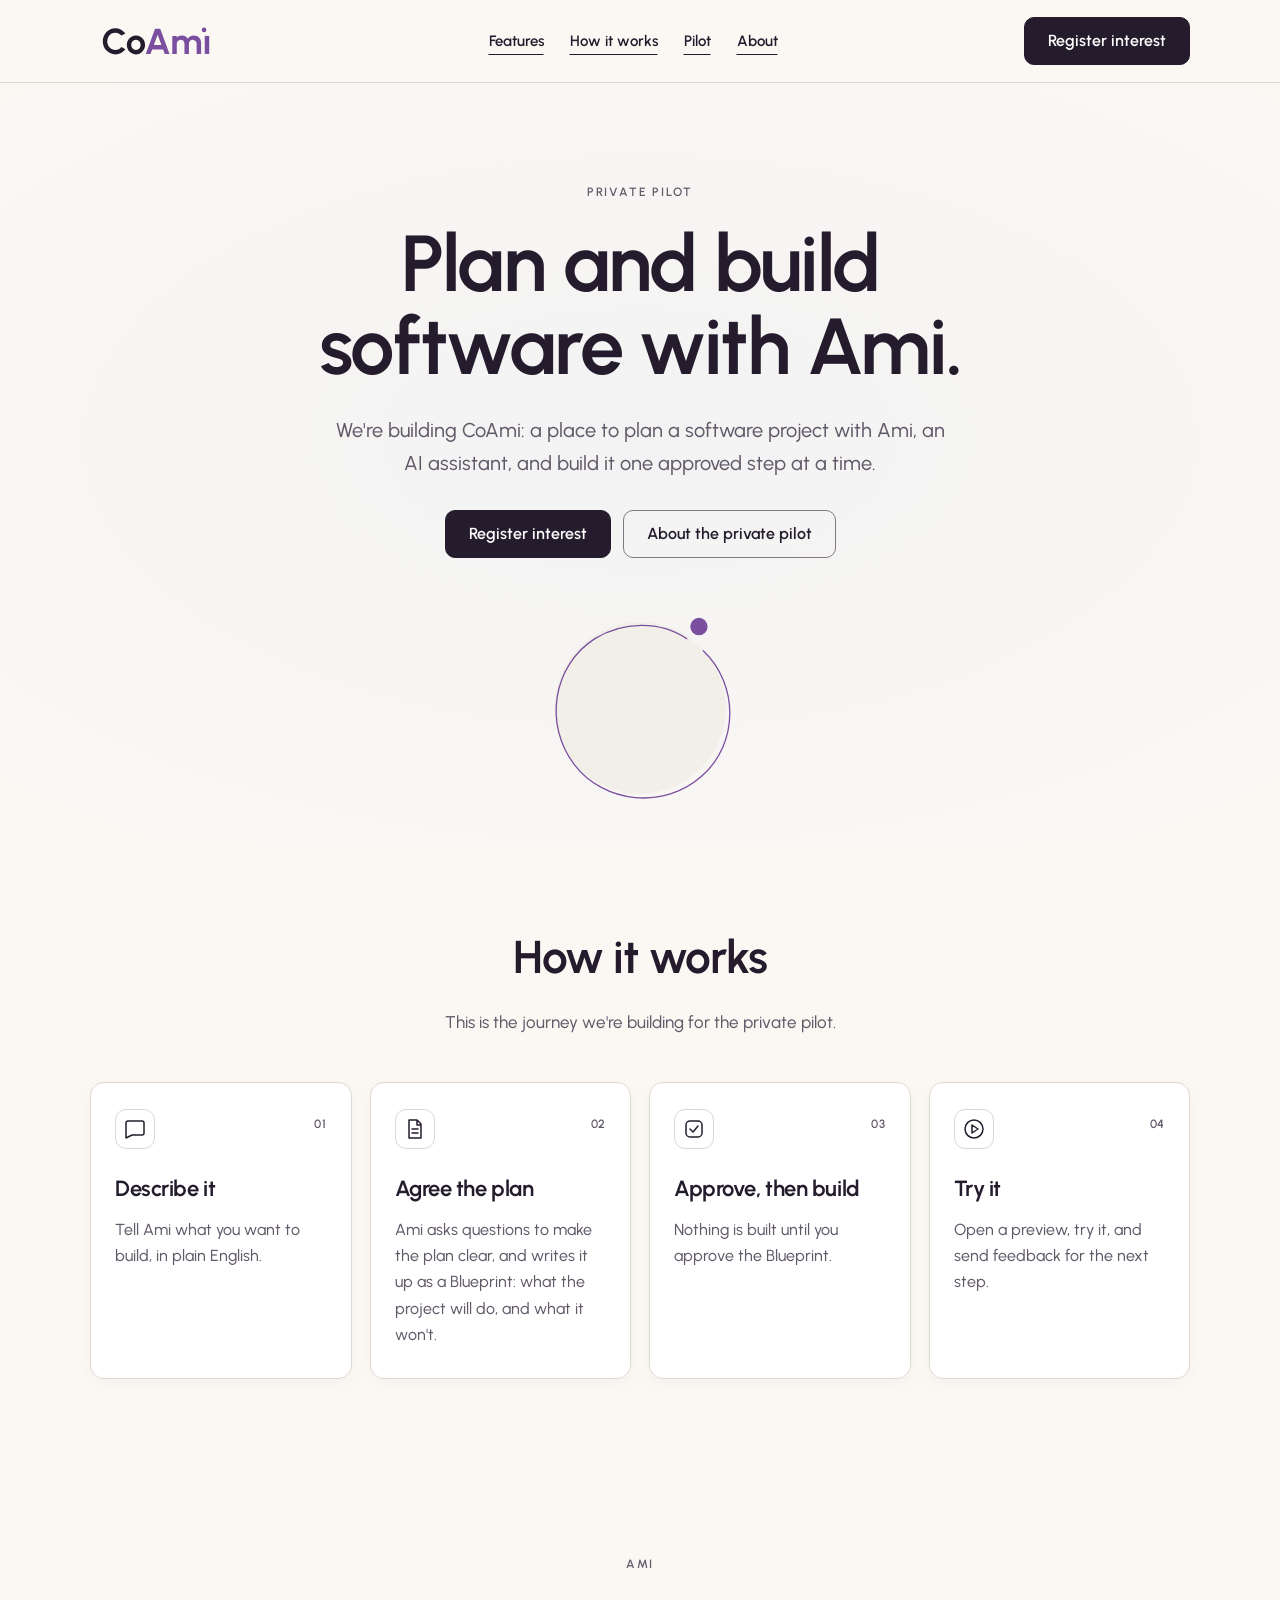
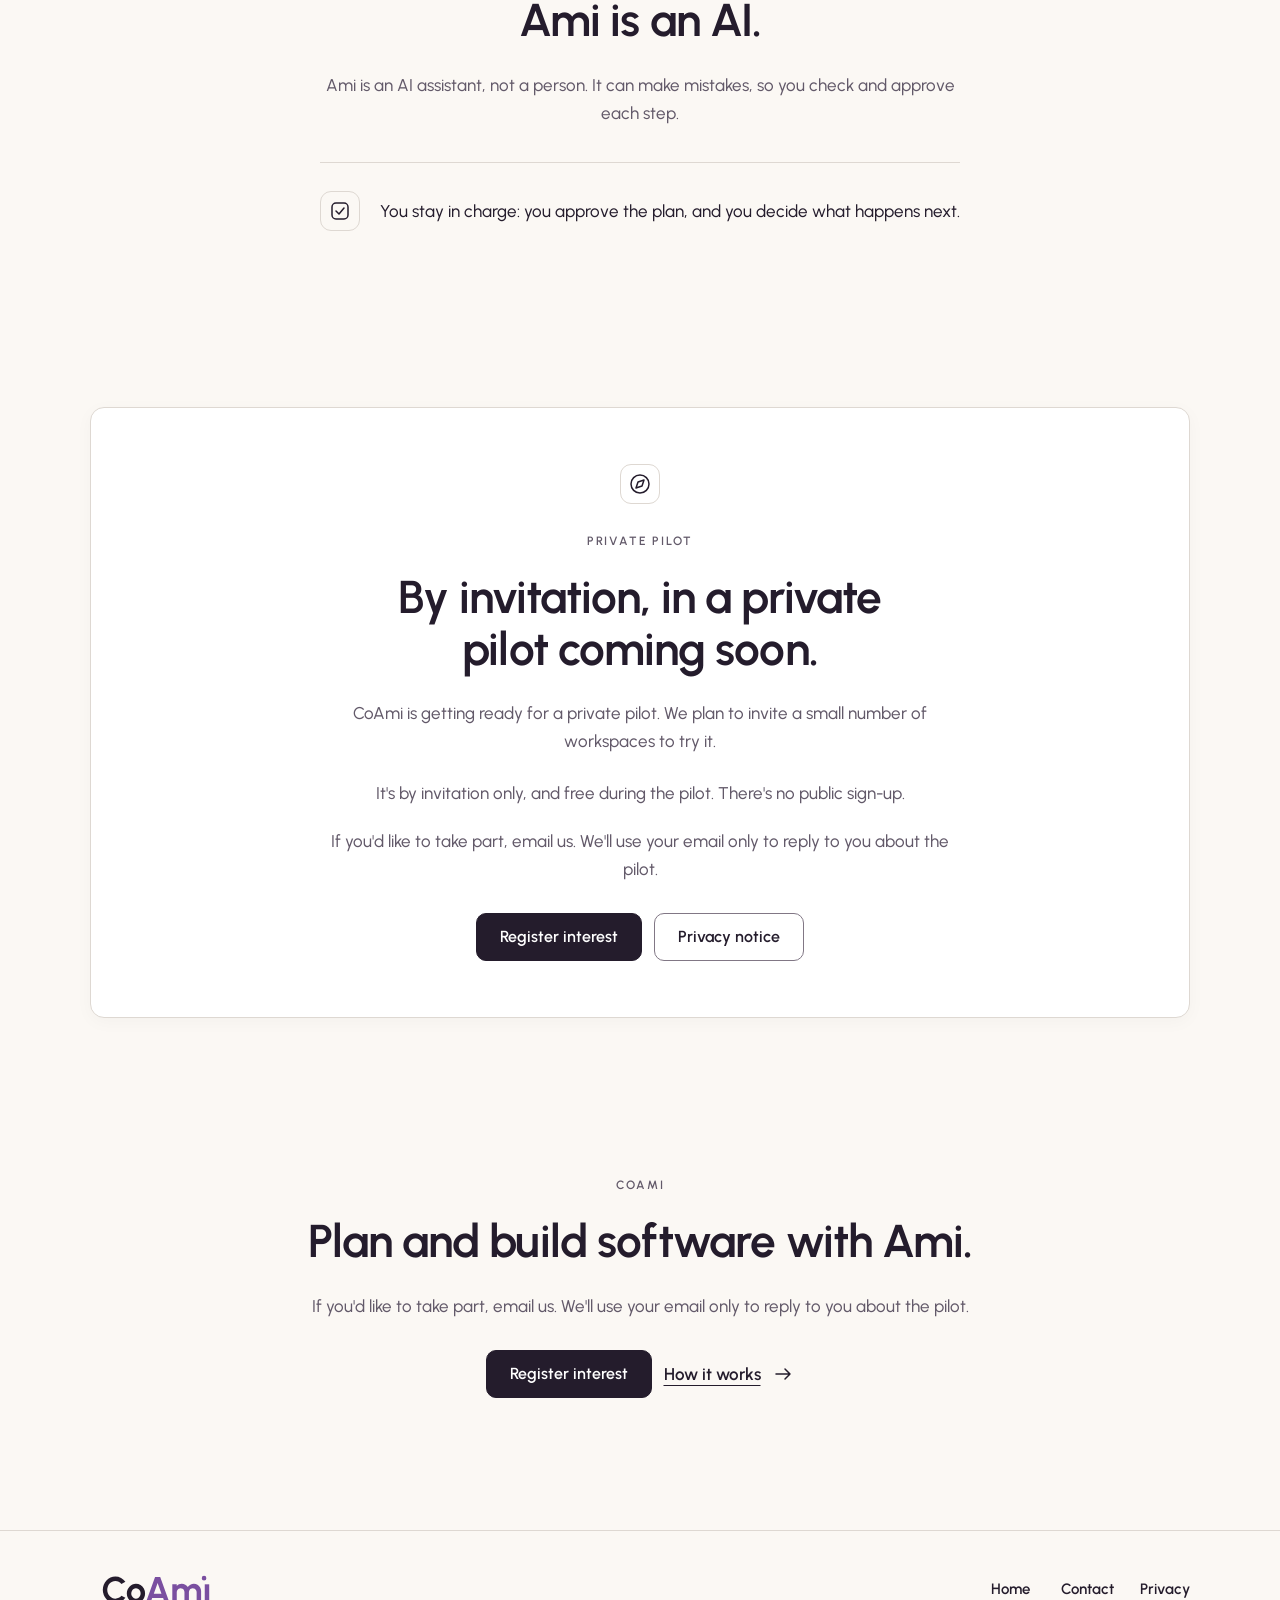
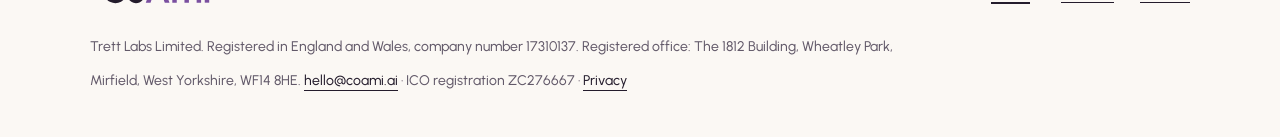
<file: index.html>
<!doctype html>
<html lang="en-GB">
<head>
<meta charset="utf-8">
<meta name="viewport" content="width=device-width, initial-scale=1">
<meta http-equiv="Content-Security-Policy" content="default-src 'self'; img-src 'self' data:; style-src 'self'; font-src 'self'; script-src 'none'; object-src 'none'; base-uri 'none'; form-action 'none'">
<meta name="referrer" content="no-referrer">
<title>CoAmi: plan and build software with Ami</title>
<meta name="description" content="We're building CoAmi: a place to plan a software project with Ami, an AI assistant, and build it one approved step at a time.">
<link rel="icon" href="favicon.ico" sizes="48x48">
<link rel="icon" href="coami-icon.svg" type="image/svg+xml">
<link rel="apple-touch-icon" href="apple-touch-icon.png">
<link rel="stylesheet" href="style.css">
</head>
<body>
<a class="skip" href="#main">Skip to content</a>
<header class="site"><div class="bar">
<a class="brand" href="index.html" aria-label="CoAmi home"><img class="brand-light" src="img/coami-logo.svg" alt="CoAmi"><img class="brand-dark" src="img/coami-logo-light-on-dark.svg" alt="CoAmi"></a>
<nav aria-label="Main"><a href="features.html">Features</a><a href="how-it-works.html">How it works</a><a href="pilot.html">Pilot</a><a href="about.html">About</a></nav>
<a class="btn" href="mailto:hello@coami.ai?subject=CoAmi%20pilot">Register interest</a>
</div></header>
<main id="main" tabindex="-1">
<section class="hero" aria-labelledby="home-h"><div class="wrap"><div class="hero-copy"><p class="eyebrow">Private pilot</p><h1 id="home-h">Plan and build software with Ami.</h1><p class="hero-description">We're building CoAmi: a place to plan a software project with Ami, an AI assistant, and build it one approved step at a time.</p><div class="actions"><a class="btn" href="mailto:hello@coami.ai?subject=CoAmi%20pilot">Register interest</a><a class="btn line" href="pilot.html">About the private pilot</a></div></div><div class="ring-enter"><svg class="enso" viewBox="0 0 240 240" aria-hidden="true" focusable="false"><circle class="enso-fill" cx="120" cy="120" r="99"/><circle class="enso-dot" cx="188" cy="26" r="10"/><path class="enso-line" d="M174 40C143 19 100 20 68 40C19 71 9 139 44 185C78 230 148 238 192 198C234 160 234 93 193 54"/></svg></div></div></section><section id="how" aria-labelledby="how-h"><div class="wrap"><div class="section-intro"><h2 id="how-h">How it works</h2><p>This is the journey we're building for the private pilot.</p></div><ol class="steps"><li class="card reveal"><span class="icon-tile"><svg class="line-icon" viewBox="0 0 24 24" aria-hidden="true" focusable="false"><path d="M5 4h14a2 2 0 0 1 2 2v10a2 2 0 0 1-2 2H9l-6 3V6a2 2 0 0 1 2-2Z"/></svg></span><span class="step-number">01</span><h3>Describe it</h3><p>Tell Ami what you want to build, in plain English.</p></li><li class="card reveal"><span class="icon-tile"><svg class="line-icon" viewBox="0 0 24 24" aria-hidden="true" focusable="false"><path d="M6 3h8l4 4v14H6Z M14 3v5h4 M9 12h6 M9 16h6"/></svg></span><span class="step-number">02</span><h3>Agree the plan</h3><p>Ami asks questions to make the plan clear, and writes it up as a Blueprint: what the project will do, and what it won't.</p></li><li class="card reveal"><span class="icon-tile"><svg class="line-icon" viewBox="0 0 24 24" aria-hidden="true" focusable="false"><rect x="4" y="4" width="16" height="16" rx="4"/><path d="m8 12 3 3 5-6"/></svg></span><span class="step-number">03</span><h3>Approve, then build</h3><p>Nothing is built until you approve the Blueprint.</p></li><li class="card reveal"><span class="icon-tile"><svg class="line-icon" viewBox="0 0 24 24" aria-hidden="true" focusable="false"><circle cx="12" cy="12" r="9"/><path d="m10 8 6 4-6 4Z"/></svg></span><span class="step-number">04</span><h3>Try it</h3><p>Open a preview, try it, and send feedback for the next step.</p></li></ol></div></section><section id="ami" aria-labelledby="ami-h" class="reveal"><div class="wrap"><div class="section-intro"><p class="eyebrow">Ami</p><h2 id="ami-h">Ami is an AI.</h2><p>Ami is an AI assistant, not a person. It can make mistakes, so you check and approve each step.</p></div><div class="statement"><span class="icon-tile"><svg class="line-icon" viewBox="0 0 24 24" aria-hidden="true" focusable="false"><rect x="4" y="4" width="16" height="16" rx="4"/><path d="m8 12 3 3 5-6"/></svg></span><p>You stay in charge: you approve the plan, and you decide what happens next.</p></div></div></section><section id="pilot" aria-labelledby="pilot-h" class="reveal"><div class="wrap"><div class="pilot-card"><span class="icon-tile"><svg class="line-icon" viewBox="0 0 24 24" aria-hidden="true" focusable="false"><circle cx="12" cy="12" r="9"/><path d="m16 8-2 6-6 2 2-6Z"/></svg></span><div class="section-intro"><p class="eyebrow">Private pilot</p><h2 id="pilot-h">By invitation, in a private pilot coming soon.</h2><p>CoAmi is getting ready for a private pilot. We plan to invite a small number of workspaces to try it.</p></div><div class="reading"><p>It's by invitation only, and free during the pilot. There's no public sign-up.</p><p>If you'd like to take part, email us. We'll use your email only to reply to you about the pilot.</p><div class="actions"><a class="btn" href="mailto:hello@coami.ai?subject=CoAmi%20pilot">Register interest</a><a class="btn line" href="privacy.html">Privacy notice</a></div></div></div></div></section><section class="closing reveal"><div class="wrap"><div class="section-intro"><p class="eyebrow">CoAmi</p><h2 id="closing-h">Plan and build software with Ami.</h2><p>If you'd like to take part, email us. We'll use your email only to reply to you about the pilot.</p></div><div class="actions"><a class="btn" href="mailto:hello@coami.ai?subject=CoAmi%20pilot">Register interest</a><a class="text-link" href="how-it-works.html">How it works<svg class="line-icon" viewBox="0 0 24 24" aria-hidden="true" focusable="false"><path d="M5 12h14 m-5-5 5 5-5 5"/></svg></a></div></div></section>
</main>
<div class="footer-band">
<div class="wrap footer-top"><a class="brand" href="index.html" aria-label="CoAmi home"><img class="brand-light" src="img/coami-logo.svg" alt="CoAmi"><img class="brand-dark" src="img/coami-logo-light-on-dark.svg" alt="CoAmi"></a><nav aria-label="Footer"><a href="index.html" aria-current="page">Home</a><a href="contact.html">Contact</a><a href="privacy.html">Privacy</a></nav></div>
<footer class="site"><div class="wrap">
<p>Trett Labs Limited. Registered in England and Wales, company number 17310137. Registered office: The 1812 Building, Wheatley Park, Mirfield, West Yorkshire, WF14 8HE. <a href="mailto:hello@coami.ai">hello@coami.ai</a> · ICO registration ZC276667 · <a href="privacy.html">Privacy</a></p>
</div></footer>
</div>
</body>
</html>
</file>
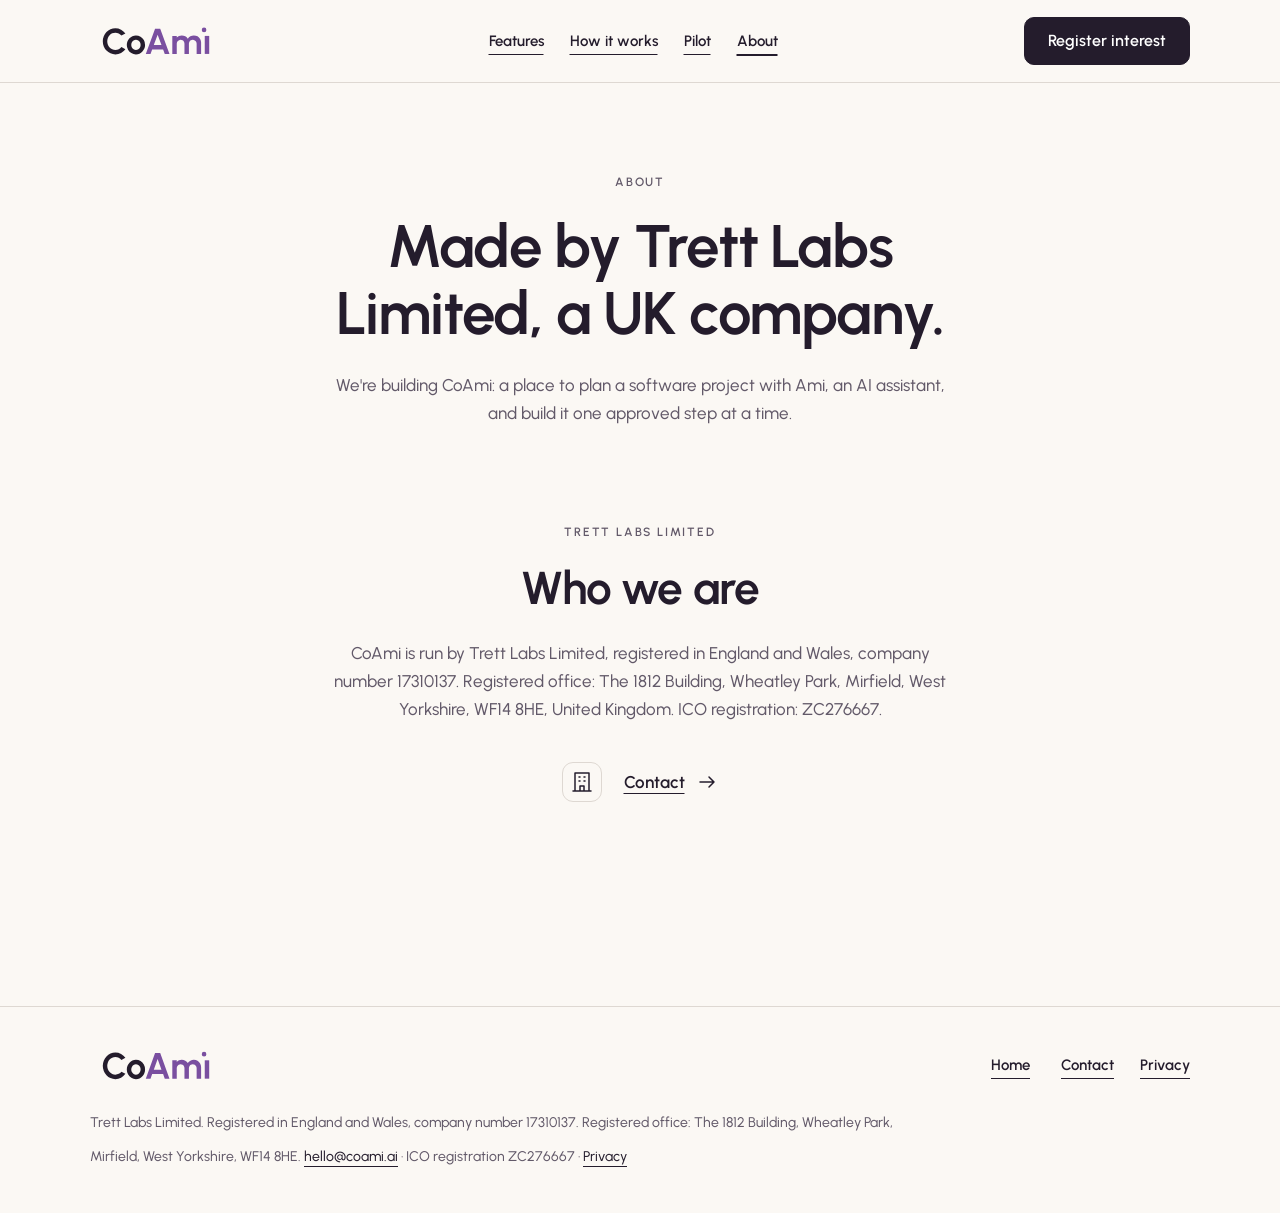
<file: about.html>
<!doctype html>
<html lang="en-GB">
<head>
<meta charset="utf-8">
<meta name="viewport" content="width=device-width, initial-scale=1">
<meta http-equiv="Content-Security-Policy" content="default-src 'self'; img-src 'self' data:; style-src 'self'; font-src 'self'; script-src 'none'; object-src 'none'; base-uri 'none'; form-action 'none'">
<meta name="referrer" content="no-referrer">
<title>About | CoAmi</title>
<meta name="description" content="We're building CoAmi: a place to plan a software project with Ami, an AI assistant, and build it one approved step at a time.">
<link rel="icon" href="favicon.ico" sizes="48x48">
<link rel="icon" href="coami-icon.svg" type="image/svg+xml">
<link rel="apple-touch-icon" href="apple-touch-icon.png">
<link rel="stylesheet" href="style.css">
</head>
<body>
<a class="skip" href="#main">Skip to content</a>
<header class="site"><div class="bar">
<a class="brand" href="index.html" aria-label="CoAmi home"><img class="brand-light" src="img/coami-logo.svg" alt="CoAmi"><img class="brand-dark" src="img/coami-logo-light-on-dark.svg" alt="CoAmi"></a>
<nav aria-label="Main"><a href="features.html">Features</a><a href="how-it-works.html">How it works</a><a href="pilot.html">Pilot</a><a href="about.html" aria-current="page">About</a></nav>
<a class="btn" href="mailto:hello@coami.ai?subject=CoAmi%20pilot">Register interest</a>
</div></header>
<main id="main" tabindex="-1">
<section class="page-intro" aria-labelledby="about-h"><div class="wrap"><div class="section-intro"><p class="eyebrow">About</p><h1 id="about-h">Made by Trett Labs Limited, a UK company.</h1><p>We're building CoAmi: a place to plan a software project with Ami, an AI assistant, and build it one approved step at a time.</p></div></div></section><section aria-labelledby="company-h" class="reveal"><div class="wrap"><div class="section-intro"><p class="eyebrow">Trett Labs Limited</p><h2 id="company-h">Who we are</h2><p>CoAmi is run by Trett Labs Limited, registered in England and Wales, company number 17310137. Registered office: The 1812 Building, Wheatley Park, Mirfield, West Yorkshire, WF14 8HE, United Kingdom. ICO registration: ZC276667.</p></div><div class="company-mark"><span class="icon-tile"><svg class="line-icon" viewBox="0 0 24 24" aria-hidden="true" focusable="false"><path d="M5 21V3h14v18 M3 21h18 M9 7h1 M14 7h1 M9 11h1 M14 11h1 M10 21v-5h4v5"/></svg></span><a class="text-link" href="contact.html">Contact<svg class="line-icon" viewBox="0 0 24 24" aria-hidden="true" focusable="false"><path d="M5 12h14 m-5-5 5 5-5 5"/></svg></a></div></div></section>
</main>
<div class="footer-band">
<div class="wrap footer-top"><a class="brand" href="index.html" aria-label="CoAmi home"><img class="brand-light" src="img/coami-logo.svg" alt="CoAmi"><img class="brand-dark" src="img/coami-logo-light-on-dark.svg" alt="CoAmi"></a><nav aria-label="Footer"><a href="index.html">Home</a><a href="contact.html">Contact</a><a href="privacy.html">Privacy</a></nav></div>
<footer class="site"><div class="wrap">
<p>Trett Labs Limited. Registered in England and Wales, company number 17310137. Registered office: The 1812 Building, Wheatley Park, Mirfield, West Yorkshire, WF14 8HE. <a href="mailto:hello@coami.ai">hello@coami.ai</a> · ICO registration ZC276667 · <a href="privacy.html">Privacy</a></p>
</div></footer>
</div>
</body>
</html>
</file>
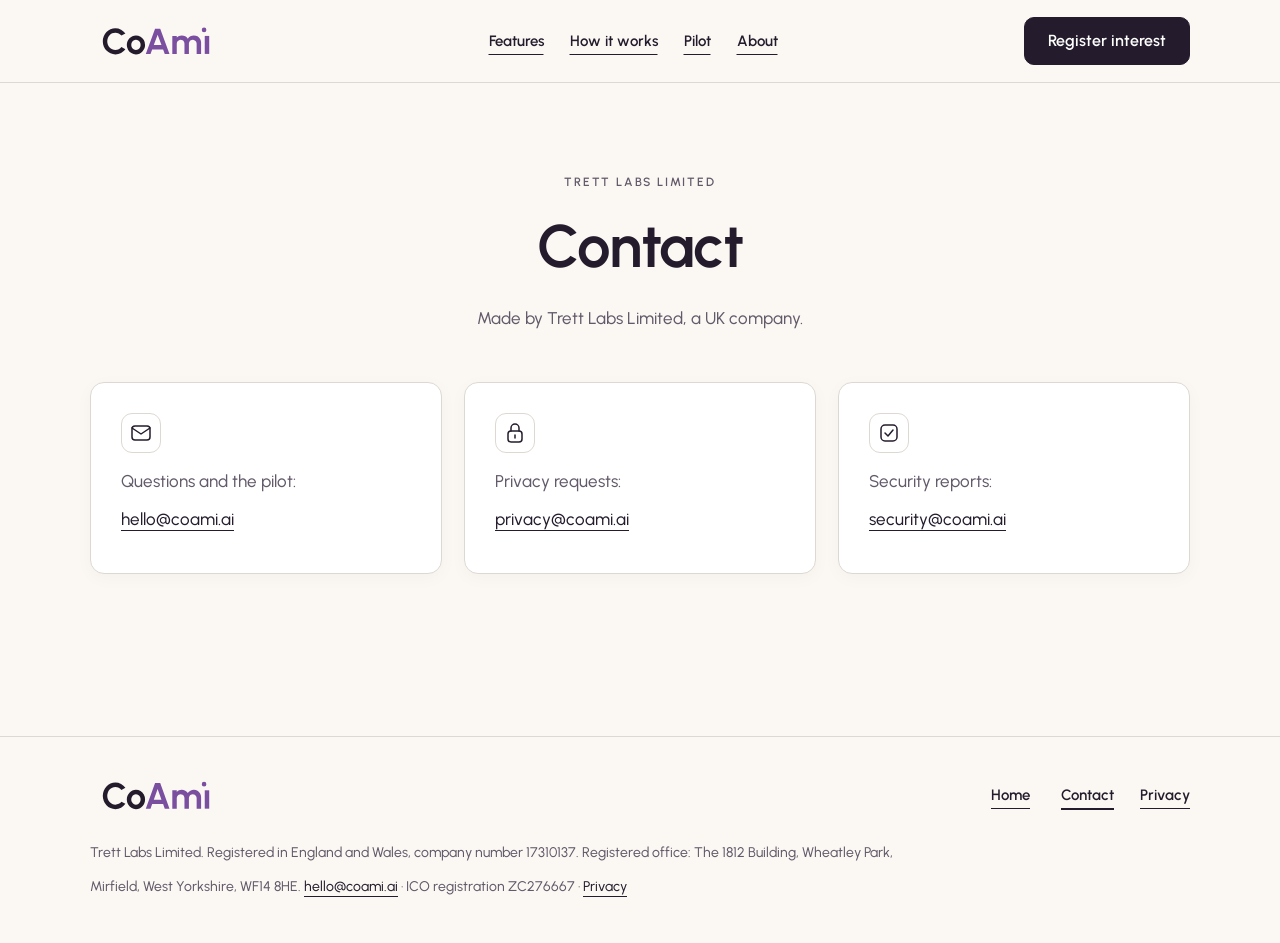
<file: contact.html>
<!doctype html>
<html lang="en-GB">
<head>
<meta charset="utf-8">
<meta name="viewport" content="width=device-width, initial-scale=1">
<meta http-equiv="Content-Security-Policy" content="default-src 'self'; img-src 'self' data:; style-src 'self'; font-src 'self'; script-src 'none'; object-src 'none'; base-uri 'none'; form-action 'none'">
<meta name="referrer" content="no-referrer">
<title>Contact | CoAmi</title>
<meta name="description" content="We're building CoAmi: a place to plan a software project with Ami, an AI assistant, and build it one approved step at a time.">
<link rel="icon" href="favicon.ico" sizes="48x48">
<link rel="icon" href="coami-icon.svg" type="image/svg+xml">
<link rel="apple-touch-icon" href="apple-touch-icon.png">
<link rel="stylesheet" href="style.css">
</head>
<body>
<a class="skip" href="#main">Skip to content</a>
<header class="site"><div class="bar">
<a class="brand" href="index.html" aria-label="CoAmi home"><img class="brand-light" src="img/coami-logo.svg" alt="CoAmi"><img class="brand-dark" src="img/coami-logo-light-on-dark.svg" alt="CoAmi"></a>
<nav aria-label="Main"><a href="features.html">Features</a><a href="how-it-works.html">How it works</a><a href="pilot.html">Pilot</a><a href="about.html">About</a></nav>
<a class="btn" href="mailto:hello@coami.ai?subject=CoAmi%20pilot">Register interest</a>
</div></header>
<main id="main" tabindex="-1">
<section class="page-intro" aria-labelledby="contact-h"><div class="wrap"><div class="section-intro"><p class="eyebrow">Trett Labs Limited</p><h1 id="contact-h">Contact</h1><p>Made by Trett Labs Limited, a UK company.</p></div><ul class="contact-grid"><li class="card contact-card reveal"><span class="icon-tile"><svg class="line-icon" viewBox="0 0 24 24" aria-hidden="true" focusable="false"><rect x="3" y="5" width="18" height="14" rx="3"/><path d="m3 7 9 6 9-6"/></svg></span><p>Questions and the pilot: <a href="mailto:hello@coami.ai">hello@coami.ai</a></p></li><li class="card contact-card reveal"><span class="icon-tile"><svg class="line-icon" viewBox="0 0 24 24" aria-hidden="true" focusable="false"><rect x="5" y="10" width="14" height="11" rx="3"/><path d="M8 10V7a4 4 0 0 1 8 0v3 M12 14v3"/></svg></span><p>Privacy requests: <a href="mailto:privacy@coami.ai">privacy@coami.ai</a></p></li><li class="card contact-card reveal"><span class="icon-tile"><svg class="line-icon" viewBox="0 0 24 24" aria-hidden="true" focusable="false"><rect x="4" y="4" width="16" height="16" rx="4"/><path d="m8 12 3 3 5-6"/></svg></span><p>Security reports: <a href="mailto:security@coami.ai">security@coami.ai</a></p></li></ul></div></section>
</main>
<div class="footer-band">
<div class="wrap footer-top"><a class="brand" href="index.html" aria-label="CoAmi home"><img class="brand-light" src="img/coami-logo.svg" alt="CoAmi"><img class="brand-dark" src="img/coami-logo-light-on-dark.svg" alt="CoAmi"></a><nav aria-label="Footer"><a href="index.html">Home</a><a href="contact.html" aria-current="page">Contact</a><a href="privacy.html">Privacy</a></nav></div>
<footer class="site"><div class="wrap">
<p>Trett Labs Limited. Registered in England and Wales, company number 17310137. Registered office: The 1812 Building, Wheatley Park, Mirfield, West Yorkshire, WF14 8HE. <a href="mailto:hello@coami.ai">hello@coami.ai</a> · ICO registration ZC276667 · <a href="privacy.html">Privacy</a></p>
</div></footer>
</div>
</body>
</html>
</file>
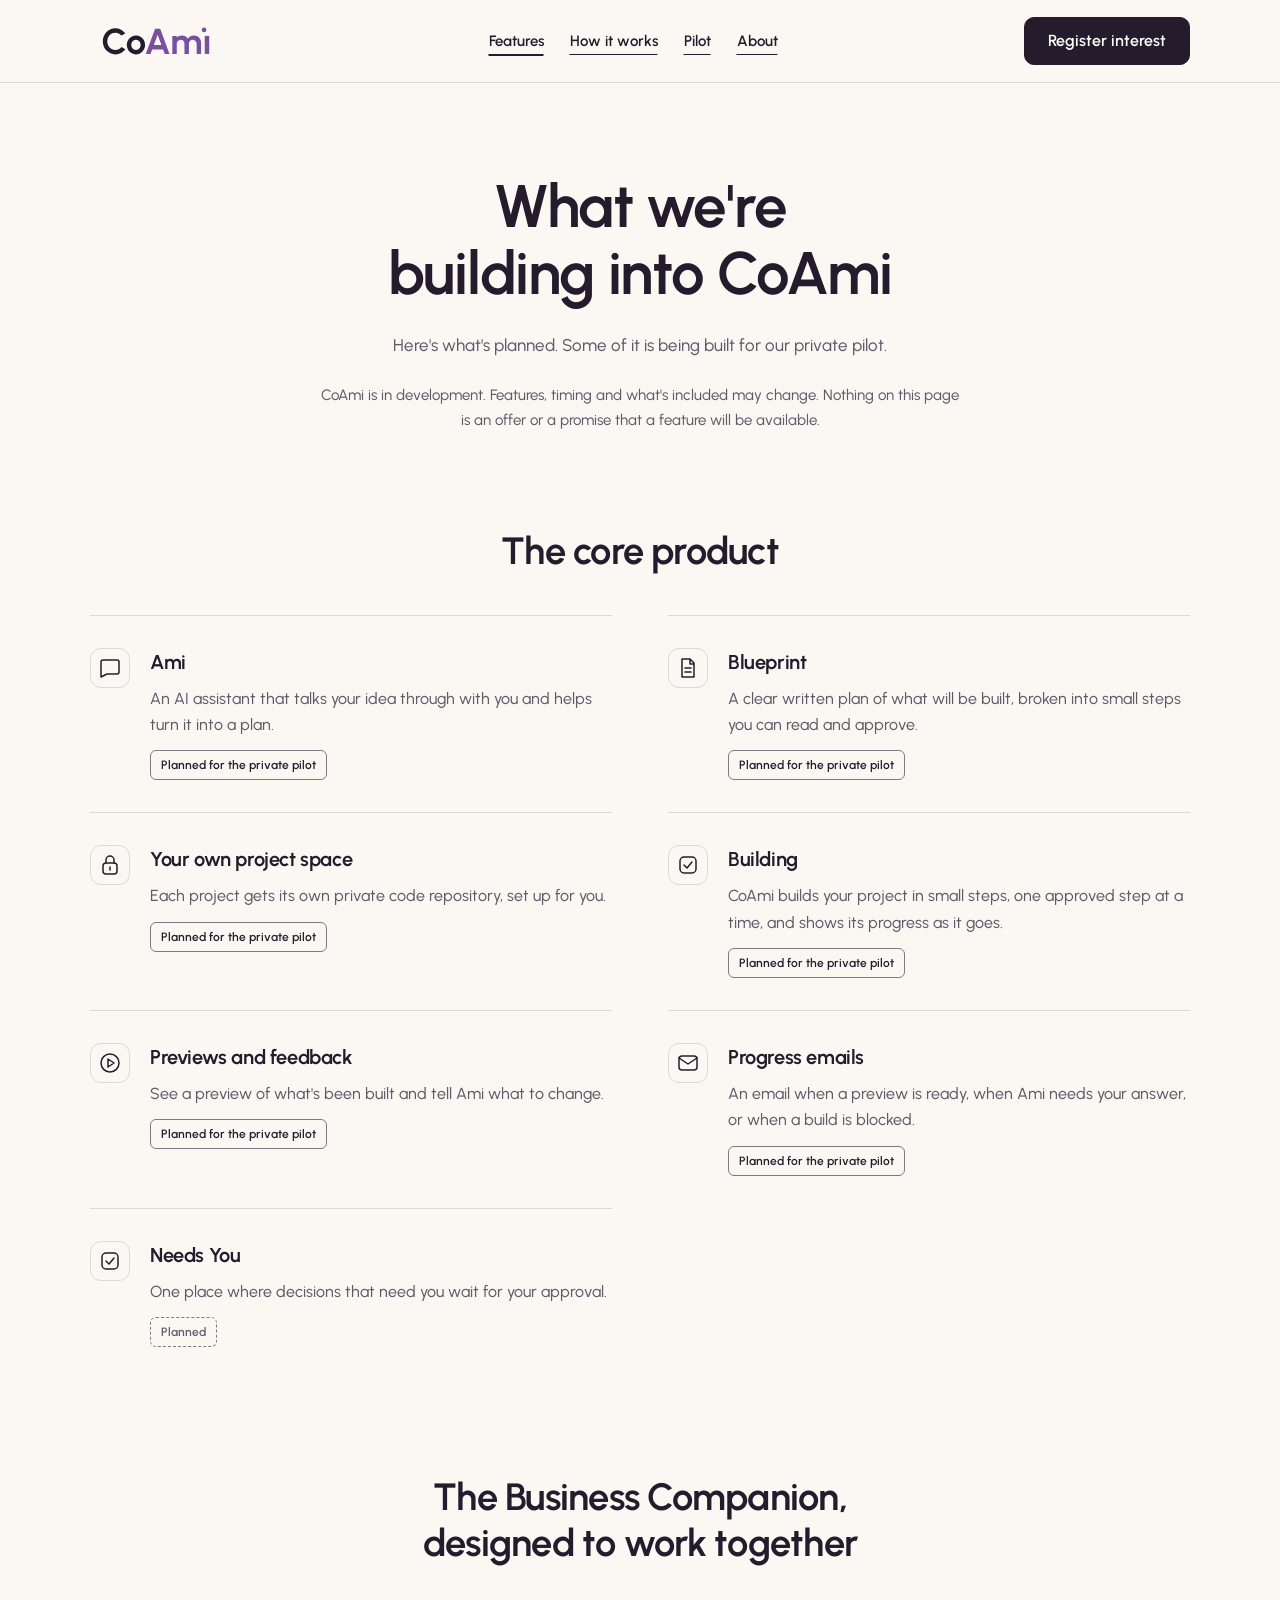
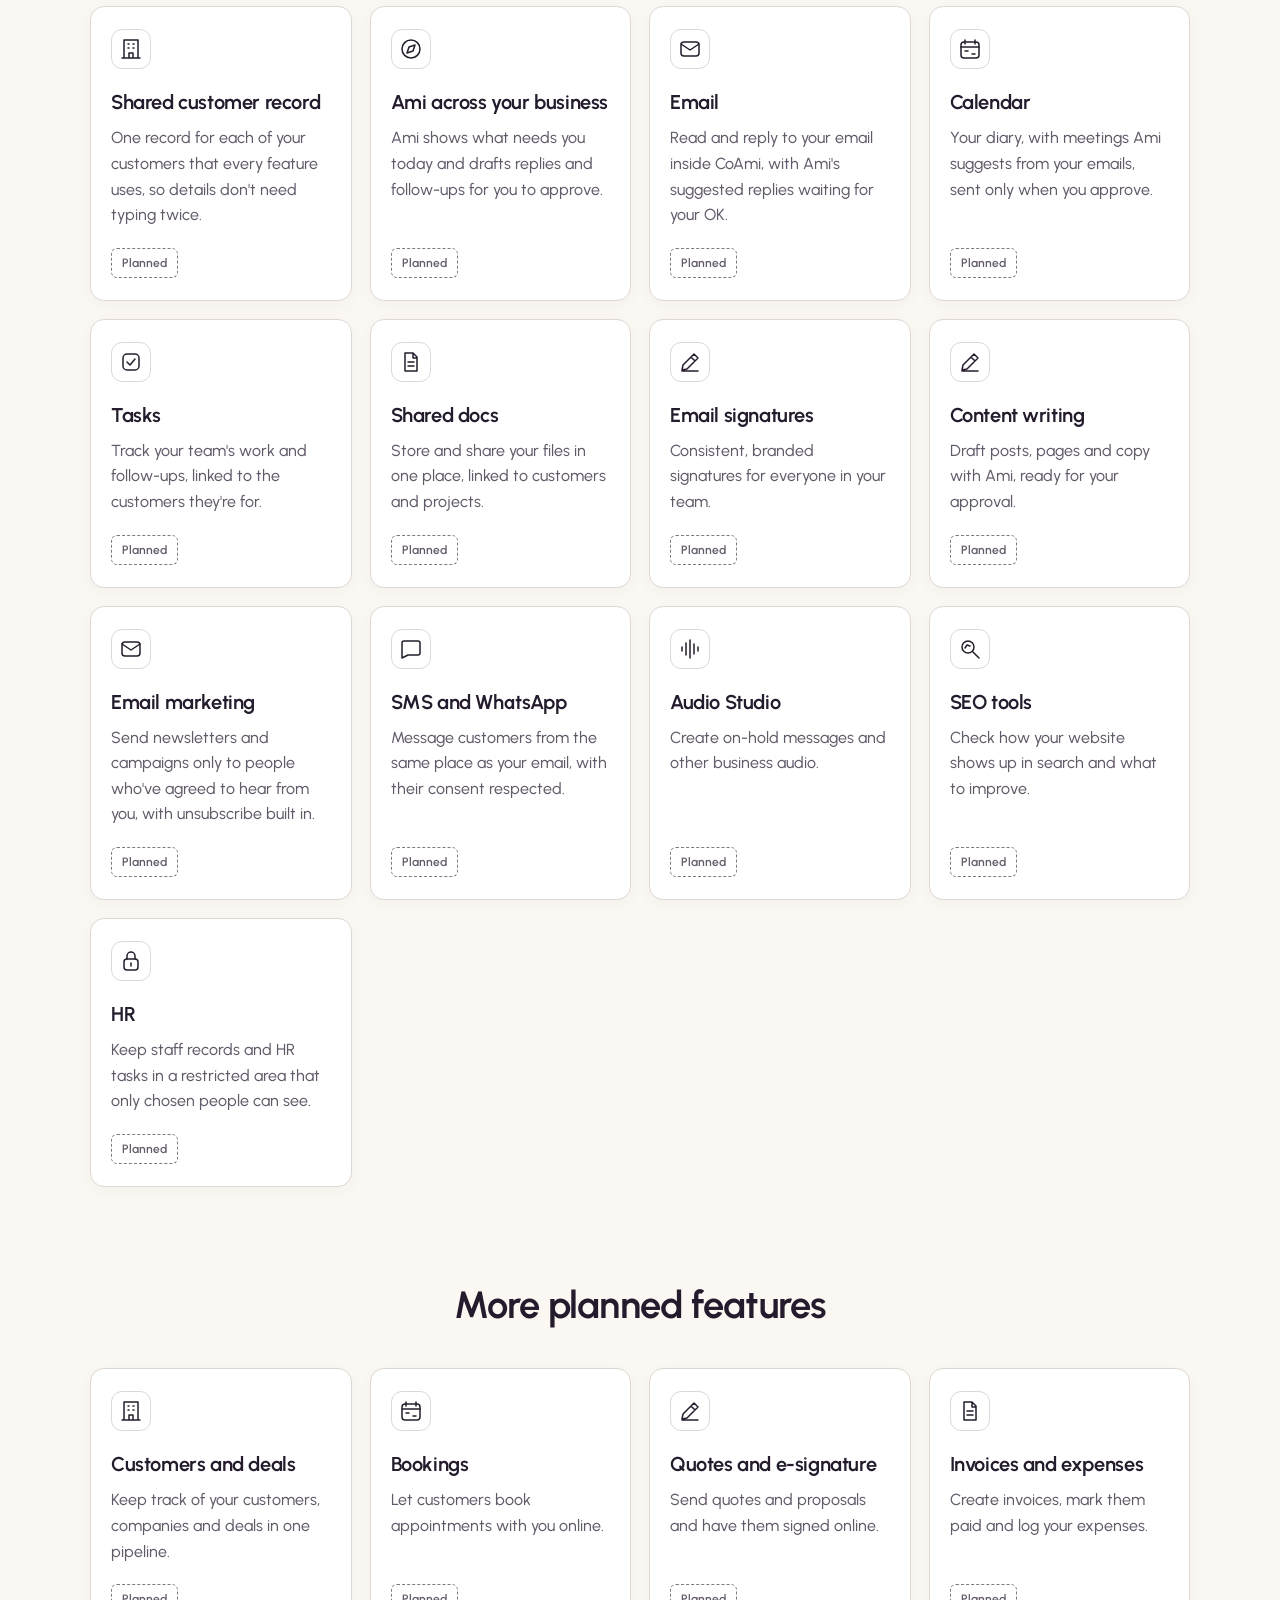
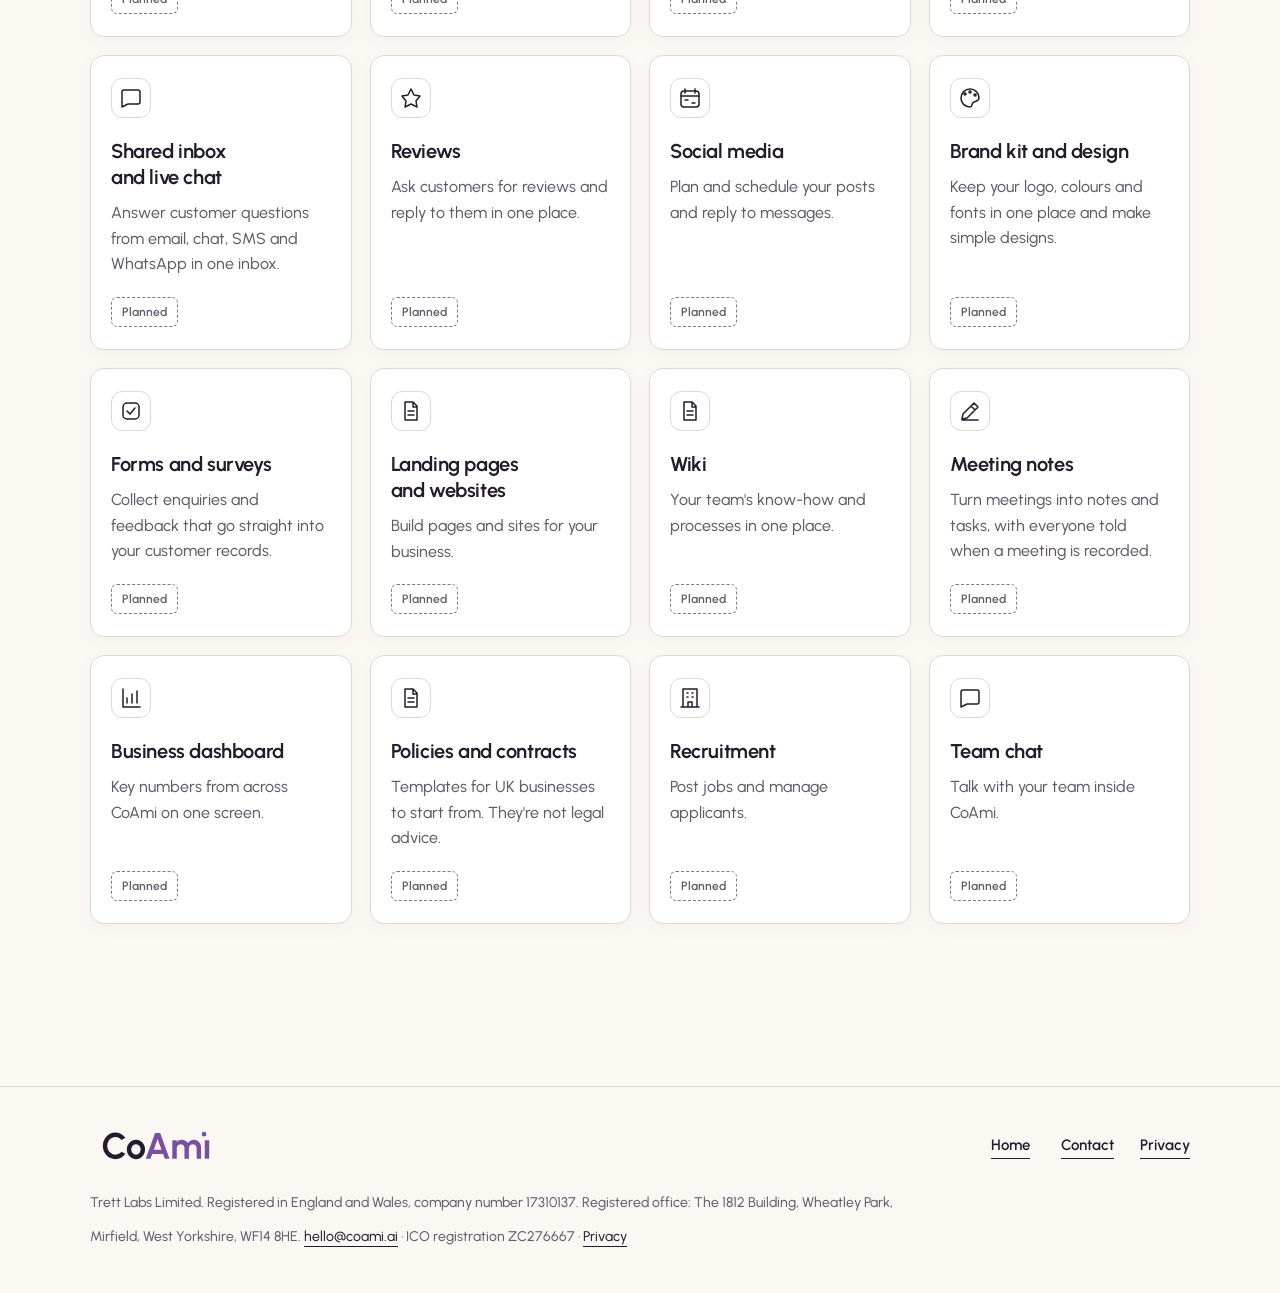
<file: features.html>
<!doctype html>
<html lang="en-GB">
<head>
<meta charset="utf-8">
<meta name="viewport" content="width=device-width, initial-scale=1">
<meta http-equiv="Content-Security-Policy" content="default-src 'self'; img-src 'self' data:; style-src 'self'; font-src 'self'; script-src 'none'; object-src 'none'; base-uri 'none'; form-action 'none'">
<meta name="referrer" content="no-referrer">
<title>Features | CoAmi</title>
<meta name="description" content="We're building CoAmi: a place to plan a software project with Ami, an AI assistant, and build it one approved step at a time.">
<link rel="icon" href="favicon.ico" sizes="48x48">
<link rel="icon" href="coami-icon.svg" type="image/svg+xml">
<link rel="apple-touch-icon" href="apple-touch-icon.png">
<link rel="stylesheet" href="style.css">
</head>
<body>
<a class="skip" href="#main">Skip to content</a>
<header class="site"><div class="bar">
<a class="brand" href="index.html" aria-label="CoAmi home"><img class="brand-light" src="img/coami-logo.svg" alt="CoAmi"><img class="brand-dark" src="img/coami-logo-light-on-dark.svg" alt="CoAmi"></a>
<nav aria-label="Main"><a href="features.html" aria-current="page">Features</a><a href="how-it-works.html">How it works</a><a href="pilot.html">Pilot</a><a href="about.html">About</a></nav>
<a class="btn" href="mailto:hello@coami.ai?subject=CoAmi%20pilot">Register interest</a>
</div></header>
<main id="main" tabindex="-1">
<section class="page-intro" aria-labelledby="features-h"><div class="wrap"><div class="section-intro"><h1 id="features-h">What we're building into CoAmi</h1><p>Here's what's planned. Some of it is being built for our private pilot.</p><p class="feature-disclaimer">CoAmi is in development. Features, timing and what's included may change. Nothing on this page is an offer or a promise that a feature will be available.</p></div></div></section><section class="feature-section" aria-labelledby="features-1-h"><div class="wrap"><div class="section-intro"><h2 id="features-1-h">The core product</h2></div><ul class="feature-list"><li class="feature-row reveal"><span class="icon-tile"><svg class="line-icon" viewBox="0 0 24 24" aria-hidden="true" focusable="false"><path d="M5 4h14a2 2 0 0 1 2 2v10a2 2 0 0 1-2 2H9l-6 3V6a2 2 0 0 1 2-2Z"/></svg></span><div class="feature-content"><h3>Ami</h3><p>An AI assistant that talks your idea through with you and helps turn it into a plan.</p></div><span class="status status-pilot">Planned for the private pilot</span></li><li class="feature-row reveal"><span class="icon-tile"><svg class="line-icon" viewBox="0 0 24 24" aria-hidden="true" focusable="false"><path d="M6 3h8l4 4v14H6Z M14 3v5h4 M9 12h6 M9 16h6"/></svg></span><div class="feature-content"><h3>Blueprint</h3><p>A clear written plan of what will be built, broken into small steps you can read and approve.</p></div><span class="status status-pilot">Planned for the private pilot</span></li><li class="feature-row reveal"><span class="icon-tile"><svg class="line-icon" viewBox="0 0 24 24" aria-hidden="true" focusable="false"><rect x="5" y="10" width="14" height="11" rx="3"/><path d="M8 10V7a4 4 0 0 1 8 0v3 M12 14v3"/></svg></span><div class="feature-content"><h3>Your own project space</h3><p>Each project gets its own private code repository, set up for you.</p></div><span class="status status-pilot">Planned for the private pilot</span></li><li class="feature-row reveal"><span class="icon-tile"><svg class="line-icon" viewBox="0 0 24 24" aria-hidden="true" focusable="false"><rect x="4" y="4" width="16" height="16" rx="4"/><path d="m8 12 3 3 5-6"/></svg></span><div class="feature-content"><h3>Building</h3><p>CoAmi builds your project in small steps, one approved step at a time, and shows its progress as it goes.</p></div><span class="status status-pilot">Planned for the private pilot</span></li><li class="feature-row reveal"><span class="icon-tile"><svg class="line-icon" viewBox="0 0 24 24" aria-hidden="true" focusable="false"><circle cx="12" cy="12" r="9"/><path d="m10 8 6 4-6 4Z"/></svg></span><div class="feature-content"><h3>Previews and feedback</h3><p>See a preview of what's been built and tell Ami what to change.</p></div><span class="status status-pilot">Planned for the private pilot</span></li><li class="feature-row reveal"><span class="icon-tile"><svg class="line-icon" viewBox="0 0 24 24" aria-hidden="true" focusable="false"><rect x="3" y="5" width="18" height="14" rx="3"/><path d="m3 7 9 6 9-6"/></svg></span><div class="feature-content"><h3>Progress emails</h3><p>An email when a preview is ready, when Ami needs your answer, or when a build is blocked.</p></div><span class="status status-pilot">Planned for the private pilot</span></li><li class="feature-row reveal"><span class="icon-tile"><svg class="line-icon" viewBox="0 0 24 24" aria-hidden="true" focusable="false"><rect x="4" y="4" width="16" height="16" rx="4"/><path d="m8 12 3 3 5-6"/></svg></span><div class="feature-content"><h3>Needs You</h3><p>One place where decisions that need you wait for your approval.</p></div><span class="status status-planned">Planned</span></li></ul></div></section><section class="feature-section" aria-labelledby="features-2-h"><div class="wrap"><div class="section-intro"><h2 id="features-2-h">The Business Companion, designed to work together</h2></div><ul class="feature-grid"><li class="feature-tile reveal"><span class="icon-tile"><svg class="line-icon" viewBox="0 0 24 24" aria-hidden="true" focusable="false"><path d="M5 21V3h14v18 M3 21h18 M9 7h1 M14 7h1 M9 11h1 M14 11h1 M10 21v-5h4v5"/></svg></span><div class="feature-content"><h3>Shared customer record</h3><p>One record for each of your customers that every feature uses, so details don't need typing twice.</p></div><span class="status status-planned">Planned</span></li><li class="feature-tile reveal"><span class="icon-tile"><svg class="line-icon" viewBox="0 0 24 24" aria-hidden="true" focusable="false"><circle cx="12" cy="12" r="9"/><path d="m16 8-2 6-6 2 2-6Z"/></svg></span><div class="feature-content"><h3>Ami across your business</h3><p>Ami shows what needs you today and drafts replies and follow-ups for you to approve.</p></div><span class="status status-planned">Planned</span></li><li class="feature-tile reveal"><span class="icon-tile"><svg class="line-icon" viewBox="0 0 24 24" aria-hidden="true" focusable="false"><rect x="3" y="5" width="18" height="14" rx="3"/><path d="m3 7 9 6 9-6"/></svg></span><div class="feature-content"><h3>Email</h3><p>Read and reply to your email inside CoAmi, with Ami's suggested replies waiting for your OK.</p></div><span class="status status-planned">Planned</span></li><li class="feature-tile reveal"><span class="icon-tile"><svg class="line-icon" viewBox="0 0 24 24" aria-hidden="true" focusable="false"><rect x="3" y="5" width="18" height="16" rx="3"/><path d="M7 3v4 M17 3v4 M3 10h18 M7 14h3 M14 17h3"/></svg></span><div class="feature-content"><h3>Calendar</h3><p>Your diary, with meetings Ami suggests from your emails, sent only when you approve.</p></div><span class="status status-planned">Planned</span></li><li class="feature-tile reveal"><span class="icon-tile"><svg class="line-icon" viewBox="0 0 24 24" aria-hidden="true" focusable="false"><rect x="4" y="4" width="16" height="16" rx="4"/><path d="m8 12 3 3 5-6"/></svg></span><div class="feature-content"><h3>Tasks</h3><p>Track your team's work and follow-ups, linked to the customers they're for.</p></div><span class="status status-planned">Planned</span></li><li class="feature-tile reveal"><span class="icon-tile"><svg class="line-icon" viewBox="0 0 24 24" aria-hidden="true" focusable="false"><path d="M6 3h8l4 4v14H6Z M14 3v5h4 M9 12h6 M9 16h6"/></svg></span><div class="feature-content"><h3>Shared docs</h3><p>Store and share your files in one place, linked to customers and projects.</p></div><span class="status status-planned">Planned</span></li><li class="feature-tile reveal"><span class="icon-tile"><svg class="line-icon" viewBox="0 0 24 24" aria-hidden="true" focusable="false"><path d="m5 15 11-11 4 4L9 19l-5 1Z M13 7l4 4 M4 21h16"/></svg></span><div class="feature-content"><h3>Email signatures</h3><p>Consistent, branded signatures for everyone in your team.</p></div><span class="status status-planned">Planned</span></li><li class="feature-tile reveal"><span class="icon-tile"><svg class="line-icon" viewBox="0 0 24 24" aria-hidden="true" focusable="false"><path d="m5 15 11-11 4 4L9 19l-5 1Z M13 7l4 4 M4 21h16"/></svg></span><div class="feature-content"><h3>Content writing</h3><p>Draft posts, pages and copy with Ami, ready for your approval.</p></div><span class="status status-planned">Planned</span></li><li class="feature-tile reveal"><span class="icon-tile"><svg class="line-icon" viewBox="0 0 24 24" aria-hidden="true" focusable="false"><rect x="3" y="5" width="18" height="14" rx="3"/><path d="m3 7 9 6 9-6"/></svg></span><div class="feature-content"><h3>Email marketing</h3><p>Send newsletters and campaigns only to people who've agreed to hear from you, with unsubscribe built in.</p></div><span class="status status-planned">Planned</span></li><li class="feature-tile reveal"><span class="icon-tile"><svg class="line-icon" viewBox="0 0 24 24" aria-hidden="true" focusable="false"><path d="M5 4h14a2 2 0 0 1 2 2v10a2 2 0 0 1-2 2H9l-6 3V6a2 2 0 0 1 2-2Z"/></svg></span><div class="feature-content"><h3>SMS and WhatsApp</h3><p>Message customers from the same place as your email, with their consent respected.</p></div><span class="status status-planned">Planned</span></li><li class="feature-tile reveal"><span class="icon-tile"><svg class="line-icon" viewBox="0 0 24 24" aria-hidden="true" focusable="false"><path d="M4 10v4 M8 6v12 M12 3v18 M16 7v10 M20 10v4"/></svg></span><div class="feature-content"><h3>Audio Studio</h3><p>Create on-hold messages and other business audio.</p></div><span class="status status-planned">Planned</span></li><li class="feature-tile reveal"><span class="icon-tile"><svg class="line-icon" viewBox="0 0 24 24" aria-hidden="true" focusable="false"><circle cx="10" cy="10" r="6"/><path d="m15 15 6 6 M7 11l2-3 3 1"/></svg></span><div class="feature-content"><h3>SEO tools</h3><p>Check how your website shows up in search and what to improve.</p></div><span class="status status-planned">Planned</span></li><li class="feature-tile reveal"><span class="icon-tile"><svg class="line-icon" viewBox="0 0 24 24" aria-hidden="true" focusable="false"><rect x="5" y="10" width="14" height="11" rx="3"/><path d="M8 10V7a4 4 0 0 1 8 0v3 M12 14v3"/></svg></span><div class="feature-content"><h3>HR</h3><p>Keep staff records and HR tasks in a restricted area that only chosen people can see.</p></div><span class="status status-planned">Planned</span></li></ul></div></section><section class="feature-section" aria-labelledby="features-3-h"><div class="wrap"><div class="section-intro"><h2 id="features-3-h">More planned features</h2></div><ul class="feature-grid"><li class="feature-tile reveal"><span class="icon-tile"><svg class="line-icon" viewBox="0 0 24 24" aria-hidden="true" focusable="false"><path d="M5 21V3h14v18 M3 21h18 M9 7h1 M14 7h1 M9 11h1 M14 11h1 M10 21v-5h4v5"/></svg></span><div class="feature-content"><h3>Customers and deals</h3><p>Keep track of your customers, companies and deals in one pipeline.</p></div><span class="status status-planned">Planned</span></li><li class="feature-tile reveal"><span class="icon-tile"><svg class="line-icon" viewBox="0 0 24 24" aria-hidden="true" focusable="false"><rect x="3" y="5" width="18" height="16" rx="3"/><path d="M7 3v4 M17 3v4 M3 10h18 M7 14h3 M14 17h3"/></svg></span><div class="feature-content"><h3>Bookings</h3><p>Let customers book appointments with you online.</p></div><span class="status status-planned">Planned</span></li><li class="feature-tile reveal"><span class="icon-tile"><svg class="line-icon" viewBox="0 0 24 24" aria-hidden="true" focusable="false"><path d="m5 15 11-11 4 4L9 19l-5 1Z M13 7l4 4 M4 21h16"/></svg></span><div class="feature-content"><h3>Quotes and e-signature</h3><p>Send quotes and proposals and have them signed online.</p></div><span class="status status-planned">Planned</span></li><li class="feature-tile reveal"><span class="icon-tile"><svg class="line-icon" viewBox="0 0 24 24" aria-hidden="true" focusable="false"><path d="M6 3h8l4 4v14H6Z M14 3v5h4 M9 12h6 M9 16h6"/></svg></span><div class="feature-content"><h3>Invoices and expenses</h3><p>Create invoices, mark them paid and log your expenses.</p></div><span class="status status-planned">Planned</span></li><li class="feature-tile reveal"><span class="icon-tile"><svg class="line-icon" viewBox="0 0 24 24" aria-hidden="true" focusable="false"><path d="M5 4h14a2 2 0 0 1 2 2v10a2 2 0 0 1-2 2H9l-6 3V6a2 2 0 0 1 2-2Z"/></svg></span><div class="feature-content"><h3>Shared inbox and live chat</h3><p>Answer customer questions from email, chat, SMS and WhatsApp in one inbox.</p></div><span class="status status-planned">Planned</span></li><li class="feature-tile reveal"><span class="icon-tile"><svg class="line-icon" viewBox="0 0 24 24" aria-hidden="true" focusable="false"><path d="m12 3 3 6 6 1-4 5 1 6-6-3-6 3 1-6-4-5 6-1Z"/></svg></span><div class="feature-content"><h3>Reviews</h3><p>Ask customers for reviews and reply to them in one place.</p></div><span class="status status-planned">Planned</span></li><li class="feature-tile reveal"><span class="icon-tile"><svg class="line-icon" viewBox="0 0 24 24" aria-hidden="true" focusable="false"><rect x="3" y="5" width="18" height="16" rx="3"/><path d="M7 3v4 M17 3v4 M3 10h18 M7 14h3 M14 17h3"/></svg></span><div class="feature-content"><h3>Social media</h3><p>Plan and schedule your posts and reply to messages.</p></div><span class="status status-planned">Planned</span></li><li class="feature-tile reveal"><span class="icon-tile"><svg class="line-icon" viewBox="0 0 24 24" aria-hidden="true" focusable="false"><circle cx="7" cy="8" r="1"/><circle cx="12" cy="6" r="1"/><circle cx="17" cy="9" r="1"/><path d="M21 12a9 9 0 1 0-9 9c3 0 1-4 4-5s5-1 5-4Z"/></svg></span><div class="feature-content"><h3>Brand kit and design</h3><p>Keep your logo, colours and fonts in one place and make simple designs.</p></div><span class="status status-planned">Planned</span></li><li class="feature-tile reveal"><span class="icon-tile"><svg class="line-icon" viewBox="0 0 24 24" aria-hidden="true" focusable="false"><rect x="4" y="4" width="16" height="16" rx="4"/><path d="m8 12 3 3 5-6"/></svg></span><div class="feature-content"><h3>Forms and surveys</h3><p>Collect enquiries and feedback that go straight into your customer records.</p></div><span class="status status-planned">Planned</span></li><li class="feature-tile reveal"><span class="icon-tile"><svg class="line-icon" viewBox="0 0 24 24" aria-hidden="true" focusable="false"><path d="M6 3h8l4 4v14H6Z M14 3v5h4 M9 12h6 M9 16h6"/></svg></span><div class="feature-content"><h3>Landing pages and websites</h3><p>Build pages and sites for your business.</p></div><span class="status status-planned">Planned</span></li><li class="feature-tile reveal"><span class="icon-tile"><svg class="line-icon" viewBox="0 0 24 24" aria-hidden="true" focusable="false"><path d="M6 3h8l4 4v14H6Z M14 3v5h4 M9 12h6 M9 16h6"/></svg></span><div class="feature-content"><h3>Wiki</h3><p>Your team's know-how and processes in one place.</p></div><span class="status status-planned">Planned</span></li><li class="feature-tile reveal"><span class="icon-tile"><svg class="line-icon" viewBox="0 0 24 24" aria-hidden="true" focusable="false"><path d="m5 15 11-11 4 4L9 19l-5 1Z M13 7l4 4 M4 21h16"/></svg></span><div class="feature-content"><h3>Meeting notes</h3><p>Turn meetings into notes and tasks, with everyone told when a meeting is recorded.</p></div><span class="status status-planned">Planned</span></li><li class="feature-tile reveal"><span class="icon-tile"><svg class="line-icon" viewBox="0 0 24 24" aria-hidden="true" focusable="false"><path d="M4 3v18h17 M8 17v-5 M13 17V8 M18 17V5"/></svg></span><div class="feature-content"><h3>Business dashboard</h3><p>Key numbers from across CoAmi on one screen.</p></div><span class="status status-planned">Planned</span></li><li class="feature-tile reveal"><span class="icon-tile"><svg class="line-icon" viewBox="0 0 24 24" aria-hidden="true" focusable="false"><path d="M6 3h8l4 4v14H6Z M14 3v5h4 M9 12h6 M9 16h6"/></svg></span><div class="feature-content"><h3>Policies and contracts</h3><p>Templates for UK businesses to start from. They're not legal advice.</p></div><span class="status status-planned">Planned</span></li><li class="feature-tile reveal"><span class="icon-tile"><svg class="line-icon" viewBox="0 0 24 24" aria-hidden="true" focusable="false"><path d="M5 21V3h14v18 M3 21h18 M9 7h1 M14 7h1 M9 11h1 M14 11h1 M10 21v-5h4v5"/></svg></span><div class="feature-content"><h3>Recruitment</h3><p>Post jobs and manage applicants.</p></div><span class="status status-planned">Planned</span></li><li class="feature-tile reveal"><span class="icon-tile"><svg class="line-icon" viewBox="0 0 24 24" aria-hidden="true" focusable="false"><path d="M5 4h14a2 2 0 0 1 2 2v10a2 2 0 0 1-2 2H9l-6 3V6a2 2 0 0 1 2-2Z"/></svg></span><div class="feature-content"><h3>Team chat</h3><p>Talk with your team inside CoAmi.</p></div><span class="status status-planned">Planned</span></li></ul></div></section>
</main>
<div class="footer-band">
<div class="wrap footer-top"><a class="brand" href="index.html" aria-label="CoAmi home"><img class="brand-light" src="img/coami-logo.svg" alt="CoAmi"><img class="brand-dark" src="img/coami-logo-light-on-dark.svg" alt="CoAmi"></a><nav aria-label="Footer"><a href="index.html">Home</a><a href="contact.html">Contact</a><a href="privacy.html">Privacy</a></nav></div>
<footer class="site"><div class="wrap">
<p>Trett Labs Limited. Registered in England and Wales, company number 17310137. Registered office: The 1812 Building, Wheatley Park, Mirfield, West Yorkshire, WF14 8HE. <a href="mailto:hello@coami.ai">hello@coami.ai</a> · ICO registration ZC276667 · <a href="privacy.html">Privacy</a></p>
</div></footer>
</div>
</body>
</html>
</file>
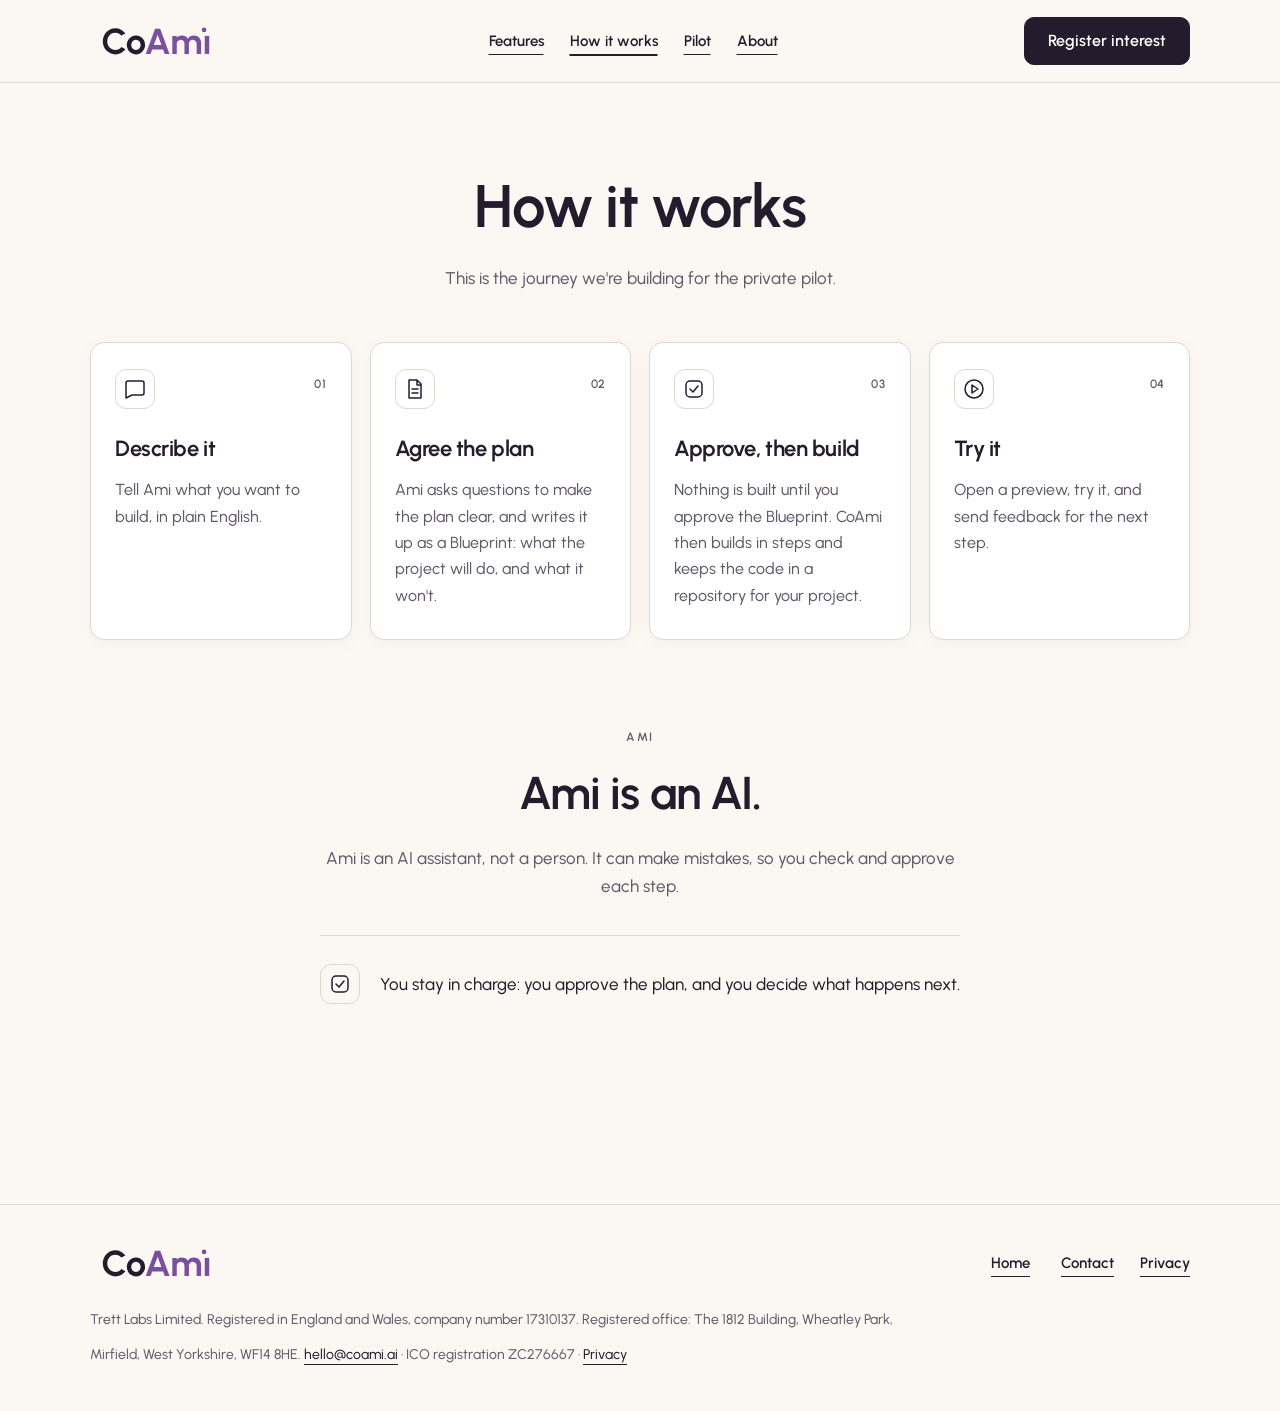
<file: how-it-works.html>
<!doctype html>
<html lang="en-GB">
<head>
<meta charset="utf-8">
<meta name="viewport" content="width=device-width, initial-scale=1">
<meta http-equiv="Content-Security-Policy" content="default-src 'self'; img-src 'self' data:; style-src 'self'; font-src 'self'; script-src 'none'; object-src 'none'; base-uri 'none'; form-action 'none'">
<meta name="referrer" content="no-referrer">
<title>How it works | CoAmi</title>
<meta name="description" content="We're building CoAmi: a place to plan a software project with Ami, an AI assistant, and build it one approved step at a time.">
<link rel="icon" href="favicon.ico" sizes="48x48">
<link rel="icon" href="coami-icon.svg" type="image/svg+xml">
<link rel="apple-touch-icon" href="apple-touch-icon.png">
<link rel="stylesheet" href="style.css">
</head>
<body>
<a class="skip" href="#main">Skip to content</a>
<header class="site"><div class="bar">
<a class="brand" href="index.html" aria-label="CoAmi home"><img class="brand-light" src="img/coami-logo.svg" alt="CoAmi"><img class="brand-dark" src="img/coami-logo-light-on-dark.svg" alt="CoAmi"></a>
<nav aria-label="Main"><a href="features.html">Features</a><a href="how-it-works.html" aria-current="page">How it works</a><a href="pilot.html">Pilot</a><a href="about.html">About</a></nav>
<a class="btn" href="mailto:hello@coami.ai?subject=CoAmi%20pilot">Register interest</a>
</div></header>
<main id="main" tabindex="-1">
<section class="page-intro" aria-labelledby="how-h"><div class="wrap"><div class="section-intro"><h1 id="how-h">How it works</h1><p>This is the journey we're building for the private pilot.</p></div></div></section><div class="wrap"><ol class="steps steps-full"><li class="card reveal"><span class="icon-tile"><svg class="line-icon" viewBox="0 0 24 24" aria-hidden="true" focusable="false"><path d="M5 4h14a2 2 0 0 1 2 2v10a2 2 0 0 1-2 2H9l-6 3V6a2 2 0 0 1 2-2Z"/></svg></span><span class="step-number">01</span><h3>Describe it</h3><p>Tell Ami what you want to build, in plain English.</p></li><li class="card reveal"><span class="icon-tile"><svg class="line-icon" viewBox="0 0 24 24" aria-hidden="true" focusable="false"><path d="M6 3h8l4 4v14H6Z M14 3v5h4 M9 12h6 M9 16h6"/></svg></span><span class="step-number">02</span><h3>Agree the plan</h3><p>Ami asks questions to make the plan clear, and writes it up as a Blueprint: what the project will do, and what it won't.</p></li><li class="card reveal"><span class="icon-tile"><svg class="line-icon" viewBox="0 0 24 24" aria-hidden="true" focusable="false"><rect x="4" y="4" width="16" height="16" rx="4"/><path d="m8 12 3 3 5-6"/></svg></span><span class="step-number">03</span><h3>Approve, then build</h3><p>Nothing is built until you approve the Blueprint. CoAmi then builds in steps and keeps the code in a repository for your project.</p></li><li class="card reveal"><span class="icon-tile"><svg class="line-icon" viewBox="0 0 24 24" aria-hidden="true" focusable="false"><circle cx="12" cy="12" r="9"/><path d="m10 8 6 4-6 4Z"/></svg></span><span class="step-number">04</span><h3>Try it</h3><p>Open a preview, try it, and send feedback for the next step.</p></li></ol></div><section id="ami" aria-labelledby="ami-h" class="reveal"><div class="wrap"><div class="section-intro"><p class="eyebrow">Ami</p><h2 id="ami-h">Ami is an AI.</h2><p>Ami is an AI assistant, not a person. It can make mistakes, so you check and approve each step.</p></div><div class="statement"><span class="icon-tile"><svg class="line-icon" viewBox="0 0 24 24" aria-hidden="true" focusable="false"><rect x="4" y="4" width="16" height="16" rx="4"/><path d="m8 12 3 3 5-6"/></svg></span><p>You stay in charge: you approve the plan, and you decide what happens next.</p></div></div></section>
</main>
<div class="footer-band">
<div class="wrap footer-top"><a class="brand" href="index.html" aria-label="CoAmi home"><img class="brand-light" src="img/coami-logo.svg" alt="CoAmi"><img class="brand-dark" src="img/coami-logo-light-on-dark.svg" alt="CoAmi"></a><nav aria-label="Footer"><a href="index.html">Home</a><a href="contact.html">Contact</a><a href="privacy.html">Privacy</a></nav></div>
<footer class="site"><div class="wrap">
<p>Trett Labs Limited. Registered in England and Wales, company number 17310137. Registered office: The 1812 Building, Wheatley Park, Mirfield, West Yorkshire, WF14 8HE. <a href="mailto:hello@coami.ai">hello@coami.ai</a> · ICO registration ZC276667 · <a href="privacy.html">Privacy</a></p>
</div></footer>
</div>
</body>
</html>
</file>
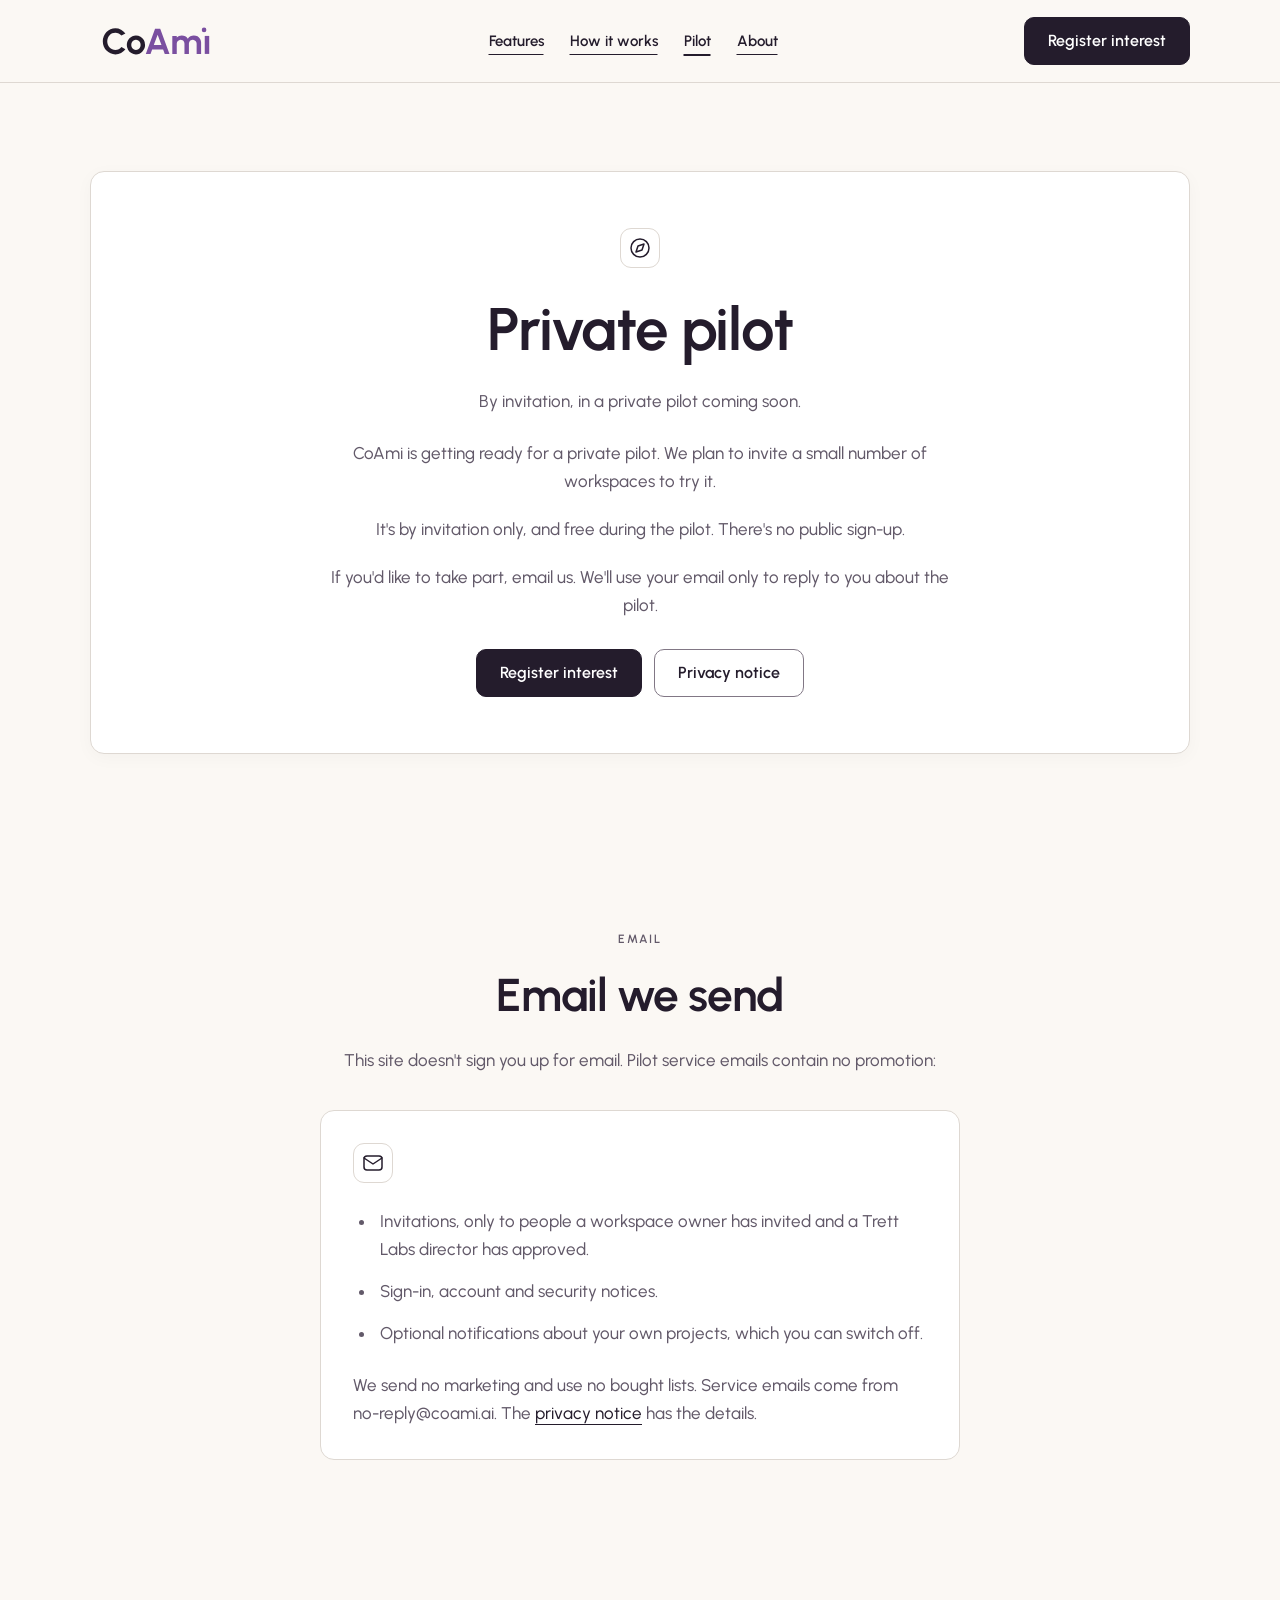
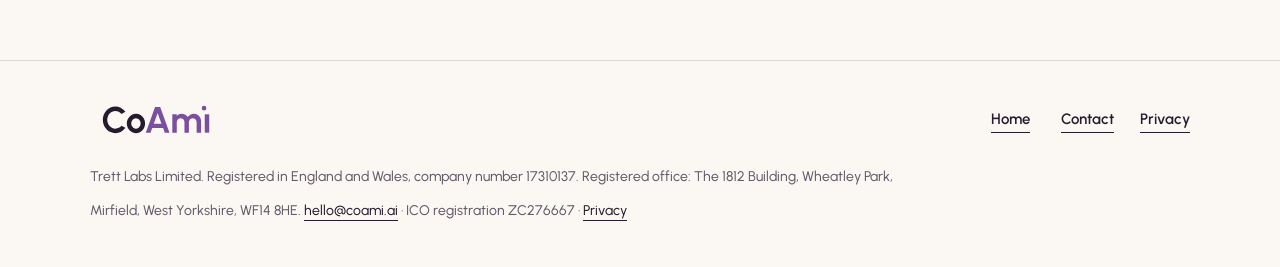
<file: pilot.html>
<!doctype html>
<html lang="en-GB">
<head>
<meta charset="utf-8">
<meta name="viewport" content="width=device-width, initial-scale=1">
<meta http-equiv="Content-Security-Policy" content="default-src 'self'; img-src 'self' data:; style-src 'self'; font-src 'self'; script-src 'none'; object-src 'none'; base-uri 'none'; form-action 'none'">
<meta name="referrer" content="no-referrer">
<title>Pilot | CoAmi</title>
<meta name="description" content="We're building CoAmi: a place to plan a software project with Ami, an AI assistant, and build it one approved step at a time.">
<link rel="icon" href="favicon.ico" sizes="48x48">
<link rel="icon" href="coami-icon.svg" type="image/svg+xml">
<link rel="apple-touch-icon" href="apple-touch-icon.png">
<link rel="stylesheet" href="style.css">
</head>
<body>
<a class="skip" href="#main">Skip to content</a>
<header class="site"><div class="bar">
<a class="brand" href="index.html" aria-label="CoAmi home"><img class="brand-light" src="img/coami-logo.svg" alt="CoAmi"><img class="brand-dark" src="img/coami-logo-light-on-dark.svg" alt="CoAmi"></a>
<nav aria-label="Main"><a href="features.html">Features</a><a href="how-it-works.html">How it works</a><a href="pilot.html" aria-current="page">Pilot</a><a href="about.html">About</a></nav>
<a class="btn" href="mailto:hello@coami.ai?subject=CoAmi%20pilot">Register interest</a>
</div></header>
<main id="main" tabindex="-1">
<section id="pilot" aria-labelledby="pilot-h" class="reveal"><div class="wrap"><div class="pilot-card"><span class="icon-tile"><svg class="line-icon" viewBox="0 0 24 24" aria-hidden="true" focusable="false"><circle cx="12" cy="12" r="9"/><path d="m16 8-2 6-6 2 2-6Z"/></svg></span><div class="section-intro"><h1 id="pilot-h">Private pilot</h1><p>By invitation, in a private pilot coming soon.</p></div><div class="reading"><p>CoAmi is getting ready for a private pilot. We plan to invite a small number of workspaces to try it.</p><p>It's by invitation only, and free during the pilot. There's no public sign-up.</p><p>If you'd like to take part, email us. We'll use your email only to reply to you about the pilot.</p><div class="actions"><a class="btn" href="mailto:hello@coami.ai?subject=CoAmi%20pilot">Register interest</a><a class="btn line" href="privacy.html">Privacy notice</a></div></div></div></div></section><section aria-labelledby="email-h" class="reveal"><div class="wrap"><div class="section-intro"><p class="eyebrow">Email</p><h2 id="email-h">Email we send</h2><p>This site doesn't sign you up for email. Pilot service emails contain no promotion:</p></div><div class="reading email-card"><span class="icon-tile"><svg class="line-icon" viewBox="0 0 24 24" aria-hidden="true" focusable="false"><rect x="3" y="5" width="18" height="14" rx="3"/><path d="m3 7 9 6 9-6"/></svg></span><ul class="plain">
<li>Invitations, only to people a workspace owner has invited and a Trett Labs director has approved.</li>
<li>Sign-in, account and security notices.</li>
<li>Optional notifications about your own projects, which you can switch off.</li>
</ul><p>We send no marketing and use no bought lists. Service emails come from no-reply@coami.ai. The <a href="privacy.html">privacy notice</a> has the details.</p></div></div></section>
</main>
<div class="footer-band">
<div class="wrap footer-top"><a class="brand" href="index.html" aria-label="CoAmi home"><img class="brand-light" src="img/coami-logo.svg" alt="CoAmi"><img class="brand-dark" src="img/coami-logo-light-on-dark.svg" alt="CoAmi"></a><nav aria-label="Footer"><a href="index.html">Home</a><a href="contact.html">Contact</a><a href="privacy.html">Privacy</a></nav></div>
<footer class="site"><div class="wrap">
<p>Trett Labs Limited. Registered in England and Wales, company number 17310137. Registered office: The 1812 Building, Wheatley Park, Mirfield, West Yorkshire, WF14 8HE. <a href="mailto:hello@coami.ai">hello@coami.ai</a> · ICO registration ZC276667 · <a href="privacy.html">Privacy</a></p>
</div></footer>
</div>
</body>
</html>
</file>
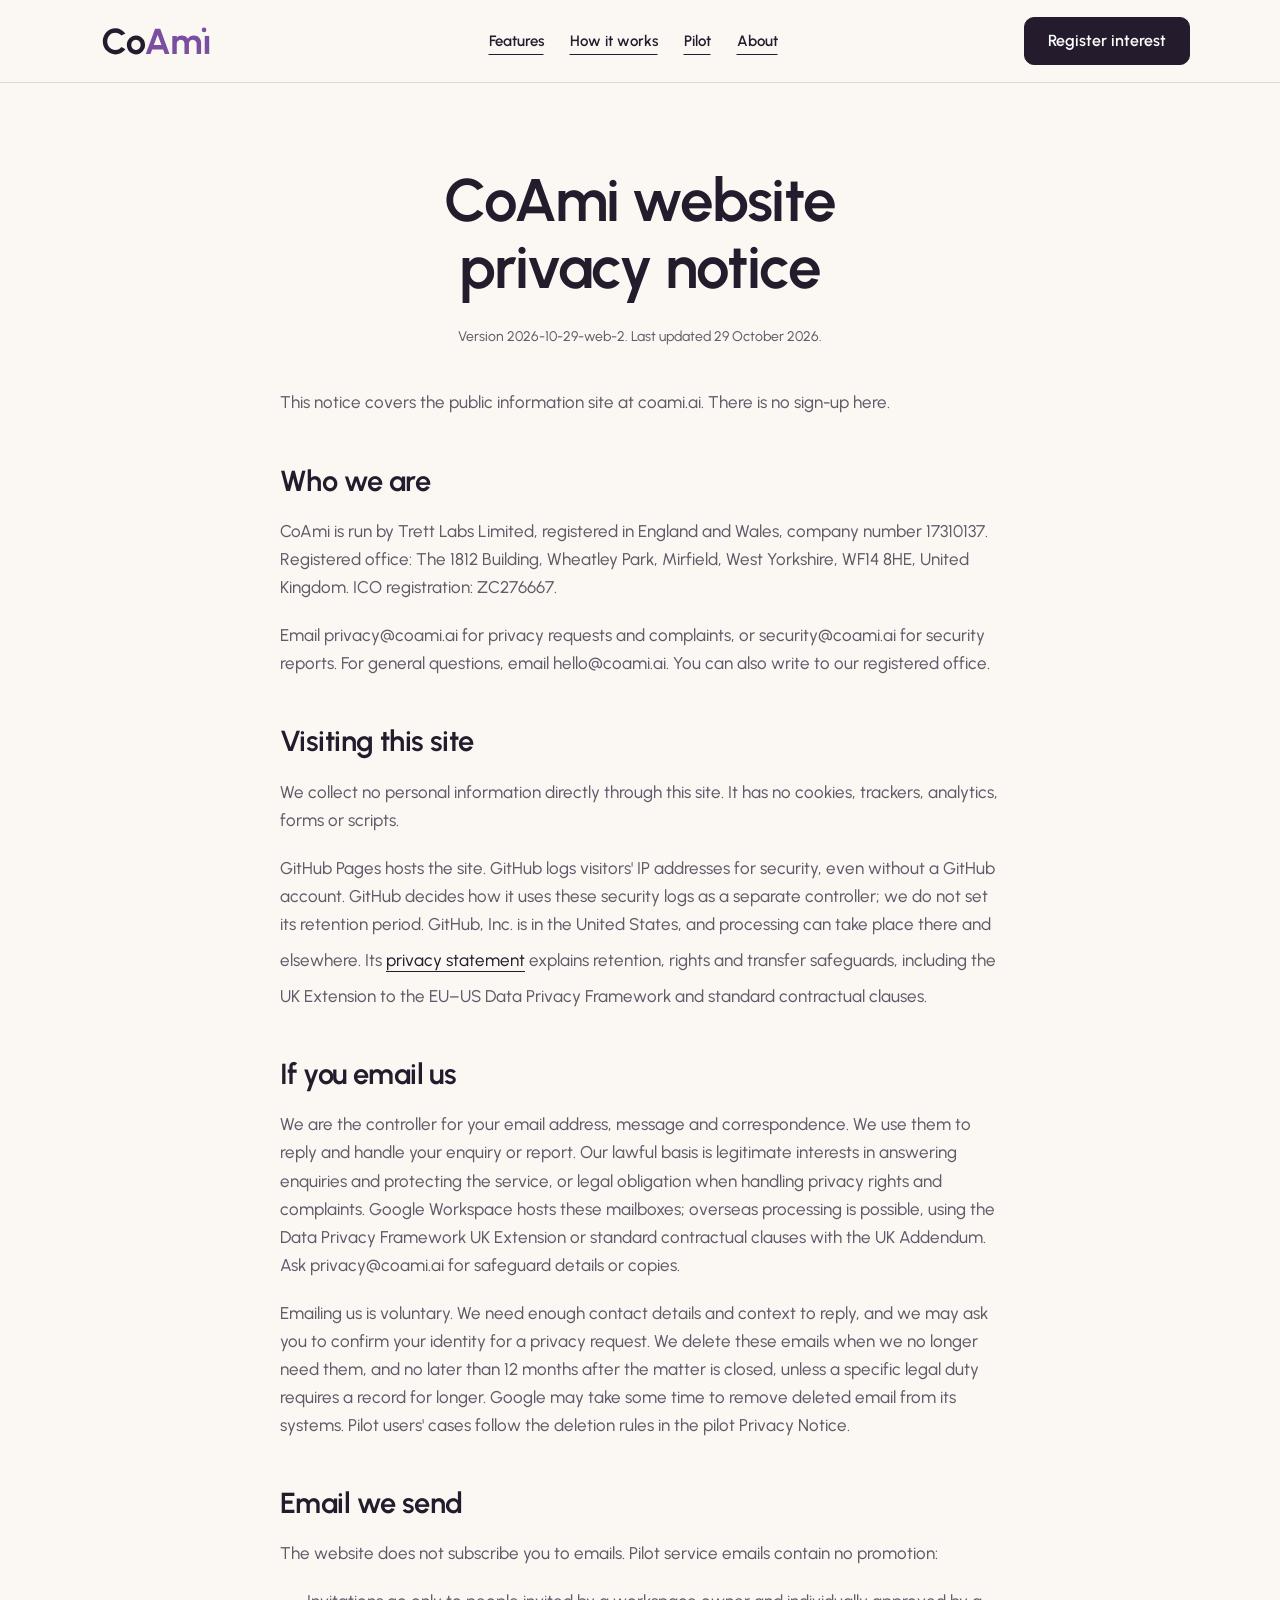
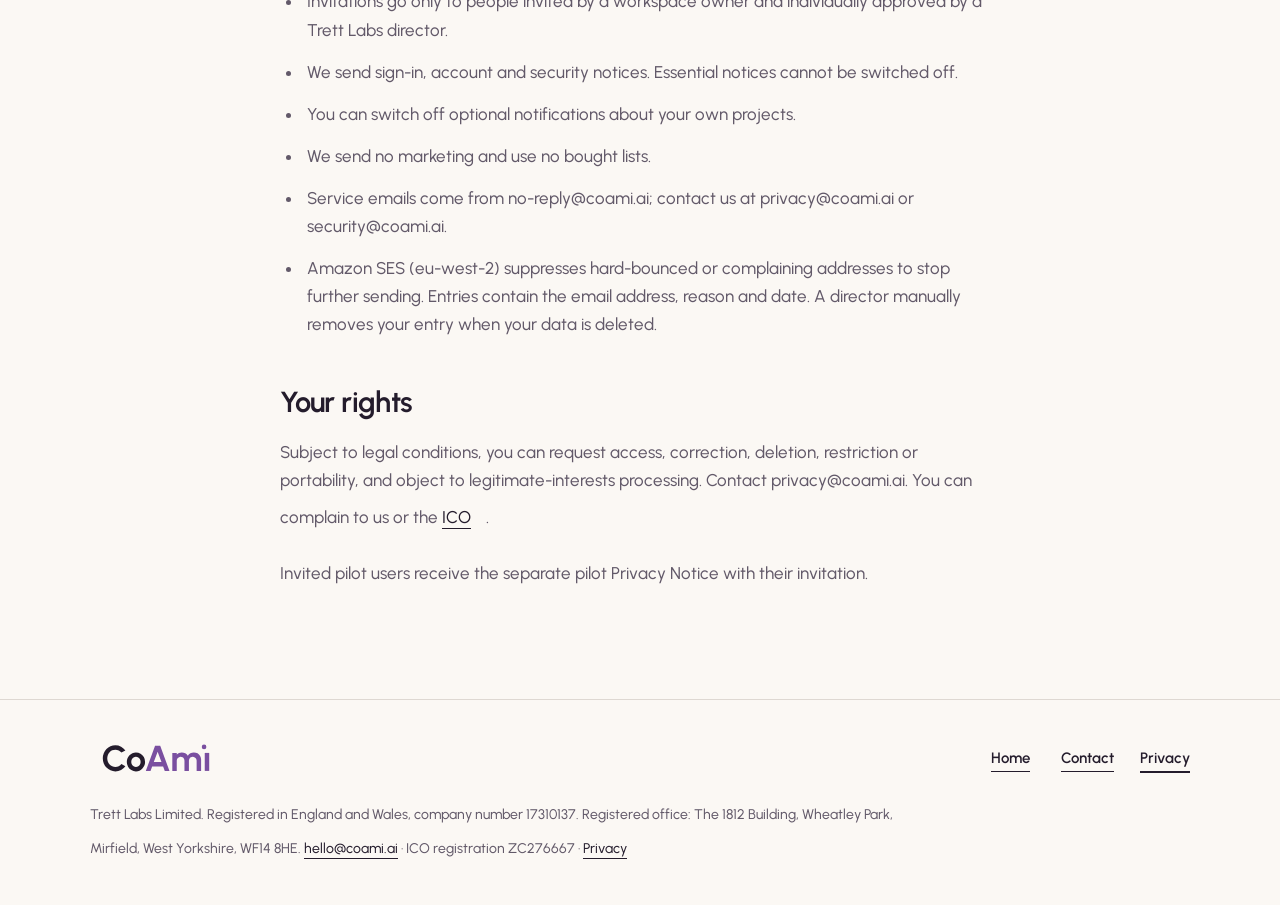
<file: privacy.html>
<!doctype html>
<html lang="en-GB">
<head>
<meta charset="utf-8">
<meta name="viewport" content="width=device-width, initial-scale=1">
<meta http-equiv="Content-Security-Policy" content="default-src 'self'; img-src 'self' data:; style-src 'self'; font-src 'self'; script-src 'none'; object-src 'none'; base-uri 'none'; form-action 'none'">
<meta name="referrer" content="no-referrer">
<title>Privacy notice | CoAmi</title>
<meta name="description" content="How CoAmi's public website handles personal information.">
<link rel="icon" href="favicon.ico" sizes="48x48">
<link rel="icon" href="coami-icon.svg" type="image/svg+xml">
<link rel="apple-touch-icon" href="apple-touch-icon.png">
<link rel="stylesheet" href="style.css">
</head>
<body>
<a class="skip" href="#main">Skip to content</a>
<header class="site"><div class="bar">
<a class="brand" href="index.html" aria-label="CoAmi home"><img class="brand-light" src="img/coami-logo.svg" alt="CoAmi"><img class="brand-dark" src="img/coami-logo-light-on-dark.svg" alt="CoAmi"></a>
<nav aria-label="Main"><a href="features.html">Features</a><a href="how-it-works.html">How it works</a><a href="pilot.html">Pilot</a><a href="about.html">About</a></nav>
<a class="btn" href="mailto:hello@coami.ai?subject=CoAmi%20pilot">Register interest</a>
</div></header>
<main id="main" tabindex="-1">
<div class="wrap"><article class="legal text">
<h1>CoAmi website privacy notice</h1>
<p class="meta">Version 2026-10-29-web-2. Last updated 29 October 2026.</p>
<p>This notice covers the public information site at coami.ai. There is no sign-up here.</p>
<h2>Who we are</h2>
<p>CoAmi is run by Trett Labs Limited, registered in England and Wales, company number 17310137. Registered office: The 1812 Building, Wheatley Park, Mirfield, West Yorkshire, WF14 8HE, United Kingdom. ICO registration: ZC276667.</p>
<p>Email privacy@coami.ai for privacy requests and complaints, or security@coami.ai for security reports. For general questions, email hello@coami.ai. You can also write to our registered office.</p>
<h2>Visiting this site</h2>
<p>We collect no personal information directly through this site. It has no cookies, trackers, analytics, forms or scripts.</p>
<p>GitHub Pages hosts the site. GitHub logs visitors' IP addresses for security, even without a GitHub account. GitHub decides how it uses these security logs as a separate controller; we do not set its retention period. GitHub, Inc. is in the United States, and processing can take place there and elsewhere. Its <a href="https://docs.github.com/en/site-policy/privacy-policies/github-general-privacy-statement">privacy statement</a> explains retention, rights and transfer safeguards, including the UK Extension to the EU–US Data Privacy Framework and standard contractual clauses.</p>
<h2>If you email us</h2>
<p>We are the controller for your email address, message and correspondence. We use them to reply and handle your enquiry or report. Our lawful basis is legitimate interests in answering enquiries and protecting the service, or legal obligation when handling privacy rights and complaints. Google Workspace hosts these mailboxes; overseas processing is possible, using the Data Privacy Framework UK Extension or standard contractual clauses with the UK Addendum. Ask privacy@coami.ai for safeguard details or copies.</p>
<p>Emailing us is voluntary. We need enough contact details and context to reply, and we may ask you to confirm your identity for a privacy request. We delete these emails when we no longer need them, and no later than 12 months after the matter is closed, unless a specific legal duty requires a record for longer. Google may take some time to remove deleted email from its systems. Pilot users' cases follow the deletion rules in the pilot Privacy Notice.</p>
<h2>Email we send</h2>
<p>The website does not subscribe you to emails. Pilot service emails contain no promotion:</p>
<ul class="plain">
<li>Invitations go only to people invited by a workspace owner and individually approved by a Trett Labs director.</li>
<li>We send sign-in, account and security notices. Essential notices cannot be switched off.</li>
<li>You can switch off optional notifications about your own projects.</li>
<li>We send no marketing and use no bought lists.</li>
<li>Service emails come from no-reply@coami.ai; contact us at privacy@coami.ai or security@coami.ai.</li>
<li>Amazon SES (eu-west-2) suppresses hard-bounced or complaining addresses to stop further sending. Entries contain the email address, reason and date. A director manually removes your entry when your data is deleted.</li>
</ul>
<h2>Your rights</h2>
<p>Subject to legal conditions, you can request access, correction, deletion, restriction or portability, and object to legitimate-interests processing. Contact privacy@coami.ai. You can complain to us or the <a href="https://ico.org.uk/make-a-complaint/">ICO</a>.</p>
<p>Invited pilot users receive the separate pilot Privacy Notice with their invitation.</p>
</article></div>
</main>
<div class="footer-band">
<div class="wrap footer-top"><a class="brand" href="index.html" aria-label="CoAmi home"><img class="brand-light" src="img/coami-logo.svg" alt="CoAmi"><img class="brand-dark" src="img/coami-logo-light-on-dark.svg" alt="CoAmi"></a><nav aria-label="Footer"><a href="index.html">Home</a><a href="contact.html">Contact</a><a href="privacy.html" aria-current="page">Privacy</a></nav></div>
<footer class="site"><div class="wrap">
<p>Trett Labs Limited. Registered in England and Wales, company number 17310137. Registered office: The 1812 Building, Wheatley Park, Mirfield, West Yorkshire, WF14 8HE. <a href="mailto:hello@coami.ai">hello@coami.ai</a> · ICO registration ZC276667 · <a href="privacy.html">Privacy</a></p>
</div></footer>
</div>
</body>
</html>
</file>
<file: style.css>
@font-face {
  font-family: Urbanist;
  src: url("fonts/urbanist-latin-var.woff2") format("woff2");
  font-weight: 100 900;
  font-style: normal;
  font-display: swap;
}
:root {
  color-scheme: light dark;
  --paper: #fbf8f4;
  --card: #ffffff;
  --ink: #241c2c;
  --soft: #625969;
  --line: #ded8d2;
  --strong-line: #817785;
  --neutral: #f2eee8;
  --glow: rgb(238 240 243 / 65%);
  --link: #241c2c;
  --primary: #241c2c;
  --primary-text: #ffffff;
  --primary-hover: #382f40;
  --focus: #241c2c;
  --focus-gap: #fbf8f4;
  --shadow: 0 4px 18px rgb(36 28 44 / 3%);
  --shadow-hover: 0 7px 22px rgb(36 28 44 / 7%);
}
@media (prefers-color-scheme: dark) {
  :root {
    --paper: #141216;
    --card: #1e1b21;
    --ink: #f2eee8;
    --soft: #bdb5c1;
    --line: #3a353d;
    --strong-line: #a39aa7;
    --neutral: #29252b;
    --glow: rgb(150 158 170 / 8%);
    --link: #ded8d2;
    --primary: #f2eee8;
    --primary-text: #241c2c;
    --primary-hover: #e2ddd5;
    --focus: #f2eee8;
    --focus-gap: #141216;
    --shadow: 0 4px 18px rgb(0 0 0 / 10%);
    --shadow-hover: 0 7px 22px rgb(0 0 0 / 20%);
  }
}
* { box-sizing: border-box; }
html { scroll-padding-top: 150px; }
body { margin: 0; background: var(--paper); color: var(--ink); font: 450 17px/1.65 Urbanist, sans-serif; }
main { min-height: 55vh; padding-bottom: 112px; }
.wrap { width: min(1100px, calc(100% - 48px)); margin-inline: auto; }
a { color: var(--link); text-decoration: underline; text-decoration-color: currentColor; text-underline-offset: 5px; text-decoration-thickness: 1px; }
a:hover { text-decoration-thickness: 2px; }
a:focus-visible { outline: 2px solid var(--focus); outline-offset: 2px; box-shadow: 0 0 0 2px var(--focus-gap); border-radius: 4px; }
main:focus { outline: none; }
h1, h2, h3, p { margin: 0; }
h1, h2, h3 { font-weight: 650; line-height: 1.12; letter-spacing: -.02em; color: var(--ink); text-wrap: balance; }
h1 { font-size: clamp(42px, 5.4vw, 72px); }
h2 { font-size: clamp(32px, 3.8vw, 46px); }
h3 { font-size: 22px; line-height: 1.22; }
p { color: var(--soft); }
p + p { margin-top: 20px; }
img, svg { display: block; max-width: 100%; }
ul, ol { padding: 0; margin: 0; }
section { padding-block: 88px; }
section[id] { scroll-margin-top: 150px; }
.skip { position: fixed; top: 10px; left: 16px; transform: translateY(-180%); z-index: 10; display: flex; align-items: center; min-height: 48px; padding: 8px 18px; background: var(--card); color: var(--link); border: 1px solid var(--strong-line); border-radius: 8px; }
.skip:focus { transform: none; }
header.site { position: sticky; inset-block-start: 0; z-index: 5; background: var(--paper); border-bottom: 1px solid var(--line); }
.bar { width: min(1100px, calc(100% - 48px)); min-height: 82px; margin-inline: auto; display: grid; grid-template-columns: 152px 1fr auto; align-items: center; gap: 24px; }
.brand { display: inline-flex; align-items: center; min-height: 48px; width: 132px; }
.brand img { width: 132px; height: auto; }
.brand-dark { display: none; }
@media (prefers-color-scheme: dark) {
  .brand-light { display: none; }
  .brand-dark { display: block; }
}
nav { display: flex; align-items: center; gap: 26px; }
.bar nav { justify-self: center; }
nav a { display: inline-flex; align-items: center; min-height: 48px; min-width: 44px; white-space: nowrap; font-size: 15px; font-weight: 600; text-underline-offset: 8px; }
.bar nav a { min-width: 0; }
nav a:hover, nav a[aria-current="page"] { text-decoration: underline; text-underline-offset: 8px; text-decoration-thickness: 1px; }
nav a[aria-current="page"] { text-decoration-thickness: 2px; }
.btn { display: inline-flex; justify-content: center; align-items: center; min-height: 48px; padding: 10px 23px; border: 1px solid var(--primary); border-radius: 10px; color: var(--primary-text); background: var(--primary); font-size: 16px; line-height: 1.4; font-weight: 600; text-decoration: none; text-align: center; transition: background-color 180ms ease, border-color 180ms ease; }
.btn:hover { background: var(--primary-hover); border-color: var(--primary-hover); }
.btn.line { color: var(--ink); background: transparent; border-color: var(--strong-line); }
.btn.line:hover { background: var(--neutral); border-color: var(--ink); }
.actions { display: flex; flex-wrap: wrap; align-items: center; justify-content: center; gap: 12px; margin-top: 30px; }
.eyebrow { font-size: 12px; font-weight: 600; line-height: 1.5; letter-spacing: .15em; text-transform: uppercase; margin-bottom: 22px; }
.hero { position: relative; isolation: isolate; text-align: center; padding-top: 100px; padding-bottom: 32px; }
.hero::before { content: ""; position: absolute; inset: 0; z-index: -1; background: radial-gradient(ellipse 75% 65% at 50% 47%, var(--glow), transparent); pointer-events: none; }
.hero-copy { max-width: 850px; margin-inline: auto; animation: arrive 600ms ease-out both; }
.hero h1 { max-width: 810px; margin-inline: auto; font-size: clamp(48px, 6.2vw, 82px); line-height: 1.04; }
.hero-description { max-width: 610px; margin: 26px auto 0; font-size: 20px; line-height: 1.65; }
.ring-enter { width: 208px; margin: 46px auto 0; animation: arrive 650ms 100ms ease-out both; }
.enso { color: #7a4fa0; width: 208px; height: 208px; animation: breathe 8s ease-in-out infinite; }
.enso-fill { fill: var(--neutral); }
.enso-dot { fill: currentColor; }
@media (prefers-color-scheme: dark) {
  .enso { color: #c9a6ec; }
}
.enso-line { fill: none; stroke: currentColor; stroke-width: 1.5; stroke-linecap: round; }
.section-intro { max-width: 640px; text-align: center; margin-inline: auto; }
.section-intro > p:not(.eyebrow):not(.copy-slot), .section-intro > .copy-slot + .copy-slot { margin-top: 24px; }
.page-intro { padding-top: 90px; padding-bottom: 50px; }
.page-intro h1 { font-size: clamp(34px, 4.7vw, 60px); }
.page-intro + section { padding-top: 46px; }
.steps { list-style: none; display: grid; grid-template-columns: repeat(4, minmax(0, 1fr)); gap: 18px; margin-top: 46px; }
.card { position: relative; padding: 26px 24px 30px; border: 1px solid var(--line); border-radius: 14px; background: var(--card); box-shadow: var(--shadow); transition: transform 180ms ease, box-shadow 180ms ease; }
.card:hover { transform: translateY(-2px); box-shadow: var(--shadow-hover); }
.icon-tile { display: inline-flex; flex: 0 0 40px; width: 40px; height: 40px; align-items: center; justify-content: center; border: 1px solid var(--line); border-radius: 11px; color: var(--ink); }
.line-icon { width: 24px; height: 24px; stroke: currentColor; stroke-width: 1.5; stroke-linecap: round; stroke-linejoin: round; fill: none; }
.step-number { position: absolute; right: 24px; top: 32px; color: var(--soft); font-size: 12px; font-weight: 600; letter-spacing: .06em; }
.card h3 { margin-top: 27px; }
.card p { margin-top: 14px; font-size: 16px; }
.steps-full { margin-top: 0; }
.statement { max-width: 640px; margin: 35px auto 0; display: flex; align-items: center; gap: 20px; border-top: 1px solid var(--line); padding-top: 28px; }
.statement p { color: var(--ink); }
.pilot-card { padding: 56px 32px; background: var(--card); border: 1px solid var(--line); border-radius: 14px; box-shadow: var(--shadow); }
.pilot-card > .icon-tile { display: flex; margin: 0 auto 28px; }
.pilot-card .section-intro { max-width: 640px; }
.pilot-card h1 { font-size: clamp(40px, 5vw, 60px); }
.reading { max-width: 640px; margin-inline: auto; }
.pilot-card .reading { margin-top: 24px; text-align: center; }
.email-card { margin-top: 36px; padding: 32px; background: var(--card); border: 1px solid var(--line); border-radius: 14px; }
.email-card .icon-tile { margin-bottom: 24px; }
.plain { padding-left: 23px; color: var(--soft); }
.plain li { padding-left: 4px; margin-bottom: 14px; }
.email-card > p { margin-top: 24px; }
.text-link { display: inline-flex; align-items: center; justify-content: center; min-height: 48px; gap: 10px; font-weight: 600; }
.text-link .line-icon { transition: transform 180ms ease; }
.text-link:hover .line-icon { transform: translateX(3px); }
.closing { padding-top: 70px; padding-bottom: 20px; }
.closing .section-intro { max-width: 700px; }
.feature-section { padding-block: 46px 50px; }
.feature-section .section-intro { max-width: 850px; }
.feature-section h2 { font-size: clamp(24px, 3vw, 38px); line-height: 1.2; }
.feature-list { list-style: none; display: grid; grid-template-columns: repeat(2, minmax(0, 1fr)); column-gap: 56px; margin-top: 40px; }
.feature-row { display: grid; grid-template-columns: 40px minmax(0, 1fr); align-content: start; gap: 12px 20px; padding: 32px 0; border-top: 1px solid var(--line); }
.feature-content { min-width: 0; flex: 1; }
.feature-row h3 { font-size: 20px; line-height: 1.4; }
.feature-row p { margin-top: 10px; font-size: 16px; }
.feature-row > .status { grid-column: 2; justify-self: start; }
.feature-disclaimer { font-size: 15px; line-height: 1.65; }
.feature-grid { list-style: none; display: grid; grid-template-columns: repeat(4, minmax(0, 1fr)); gap: 18px; margin-top: 40px; }
.feature-tile { min-width: 0; display: flex; flex-direction: column; align-items: flex-start; gap: 20px; padding: 22px 20px; background: var(--card); border: 1px solid var(--line); border-radius: 14px; box-shadow: var(--shadow); }
.feature-tile h3 { font-size: 20px; line-height: 1.3; }
.feature-tile p { font-size: 16px; line-height: 1.6; margin-top: 10px; }
.feature-tile > .status { margin-top: auto; }
.copy-slot { color: var(--soft); overflow-wrap: anywhere; }
h1.copy-slot { font-size: clamp(24px, 2.5vw, 30px); }
.status { display: inline-block; max-width: 100%; padding: 5px 10px; border: 1px solid var(--strong-line); border-radius: 6px; font-size: 12px; font-weight: 600; line-height: 1.5; background: transparent; }
.status-pilot { color: var(--ink); }
.status-planned { color: var(--soft); border-style: dashed; }
.company-mark { display: flex; align-items: center; justify-content: center; gap: 22px; margin-top: 35px; }
.contact-grid { list-style: none; display: grid; grid-template-columns: repeat(3, minmax(0, 1fr)); gap: 22px; margin-top: 50px; }
.contact-card { padding: 30px; }
.contact-card p { font-size: 17px; }
.contact-card a { display: flex; align-items: center; min-height: 48px; overflow-wrap: anywhere; }
.not-found { padding-block: 110px; }
.not-found .icon-tile { margin-bottom: 30px; }
.return-link a { display: inline-flex; align-items: center; justify-content: center; min-height: 48px; }
.legal.text { width: min(100%, 720px); margin: 0 auto; padding-top: 84px; }
.legal h1 { font-size: clamp(40px, 5vw, 60px); text-align: center; margin-bottom: 24px; }
.legal .meta { font-size: 14px; text-align: center; margin-bottom: 40px; }
.legal h2 { font-size: 29px; margin-top: 48px; margin-bottom: 20px; }
.legal .plain { margin-top: 20px; }
/* Preserve the Legal markup; expand its inline links into accessible targets. */
.legal a, footer.site a { display: inline-block; min-height: 44px; min-width: 44px; line-height: 44px; }
.footer-band { border-top: 1px solid var(--line); }
.footer-top { display: flex; align-items: center; justify-content: space-between; gap: 24px; padding-block: 32px 18px; }
footer.site { padding-block: 0 34px; }
footer.site p { max-width: 850px; font-size: 14px; line-height: 1.8; }
@keyframes arrive { from { opacity: 0; transform: translateY(10px); } to { opacity: 1; transform: none; } }
@keyframes breathe { 0%, 100% { transform: scale(1); opacity: .88; } 50% { transform: scale(1.02); opacity: 1; } }
@keyframes enter-view { from { opacity: 0; translate: 0 10px; } to { opacity: 1; translate: 0 0; } }
/* Base content stays visible. This enhancement never touches the Legal notice/footer. */
@supports (animation-timeline: view()) {
  @media (prefers-reduced-motion: no-preference) {
    .reveal { animation: enter-view 600ms ease-out both; animation-timeline: view(); animation-range: entry 0% entry 35%; }
  }
}
@media (max-width: 850px) {
  .bar { grid-template-columns: 132px 1fr; gap: 0 18px; padding-top: 12px; }
  .bar > .btn { justify-self: end; }
  .bar nav { grid-column: 1 / -1; grid-row: 2; justify-self: stretch; justify-content: center; gap: 28px; overflow-x: auto; scrollbar-width: thin; padding-block: 5px 9px; }
  .steps { grid-template-columns: repeat(2, minmax(0, 1fr)); }
  .contact-grid { grid-template-columns: 1fr; }
  .feature-list { column-gap: 30px; }
  .feature-grid { grid-template-columns: repeat(2, minmax(0, 1fr)); }
}
@media (max-width: 560px) {
  body { font-size: 17px; }
  .wrap, .bar { width: calc(100% - 40px); }
  main { padding-bottom: 76px; }
  section { padding-block: 62px; }
  .bar { grid-template-columns: 124px minmax(0, 1fr); gap: 0 12px; }
  .brand, .brand img { width: 124px; }
  .bar > .btn { font-size: 14px; padding-inline: 16px; white-space: nowrap; }
  .bar nav { justify-content: flex-start; gap: 24px; padding-inline: 5px; }
  .hero { padding-top: 60px; padding-bottom: 10px; }
  .hero-description { font-size: 18px; margin-top: 24px; }
  .hero h1 { font-size: 42px; }
  .hero .actions { flex-direction: column; }
  .hero .actions .btn { width: 100%; max-width: 300px; }
  .ring-enter { width: 174px; margin-top: 34px; }
  .enso { width: 174px; height: 174px; }
  .page-intro { padding-top: 58px; padding-bottom: 28px; }
  .page-intro + section { padding-top: 35px; }
  .steps { grid-template-columns: 1fr; margin-top: 32px; gap: 16px; }
  .steps-full { margin-top: 0; }
  .card { padding: 26px; }
  .card h3 { margin-top: 22px; }
  .card p { font-size: 17px; }
  .statement { align-items: flex-start; gap: 16px; }
  .pilot-card { padding: 35px 22px; }
  .pilot-card h2 { font-size: 28px; }
  .pilot-card .actions { flex-direction: column; }
  .pilot-card .btn { width: 100%; }
  .email-card { padding: 26px 22px; }
  .feature-list { grid-template-columns: 1fr; }
  .feature-row { gap: 12px 16px; padding-block: 28px; }
  .feature-row h3 { font-size: 19px; }
  .feature-row p { font-size: 15px; }
  .feature-section { padding-block: 35px; }
  .feature-grid { gap: 16px; margin-top: 30px; }
  .feature-tile { padding: 18px 16px; gap: 16px; }
  .feature-tile h3 { font-size: 18px; overflow-wrap: anywhere; }
  .feature-tile p { font-size: 15px; overflow-wrap: anywhere; }
  .contact-grid { margin-top: 36px; gap: 16px; }
  .legal.text { padding-top: 56px; }
  .legal h2 { font-size: 28px; }
  .legal p, footer.site p { overflow-wrap: anywhere; }
  .footer-top { align-items: flex-start; flex-direction: column; gap: 12px; padding-block: 25px 12px; }
  .footer-top nav { gap: 26px; }
}
@media (prefers-reduced-motion: reduce) {
  *, *::before, *::after { animation: none !important; transition: none !important; scroll-behavior: auto !important; }
  .hero-copy, .ring-enter, .enso, .reveal { opacity: 1 !important; transform: none !important; translate: none !important; }
  .card:hover, .text-link:hover .line-icon { transform: none !important; }
}
</file>
